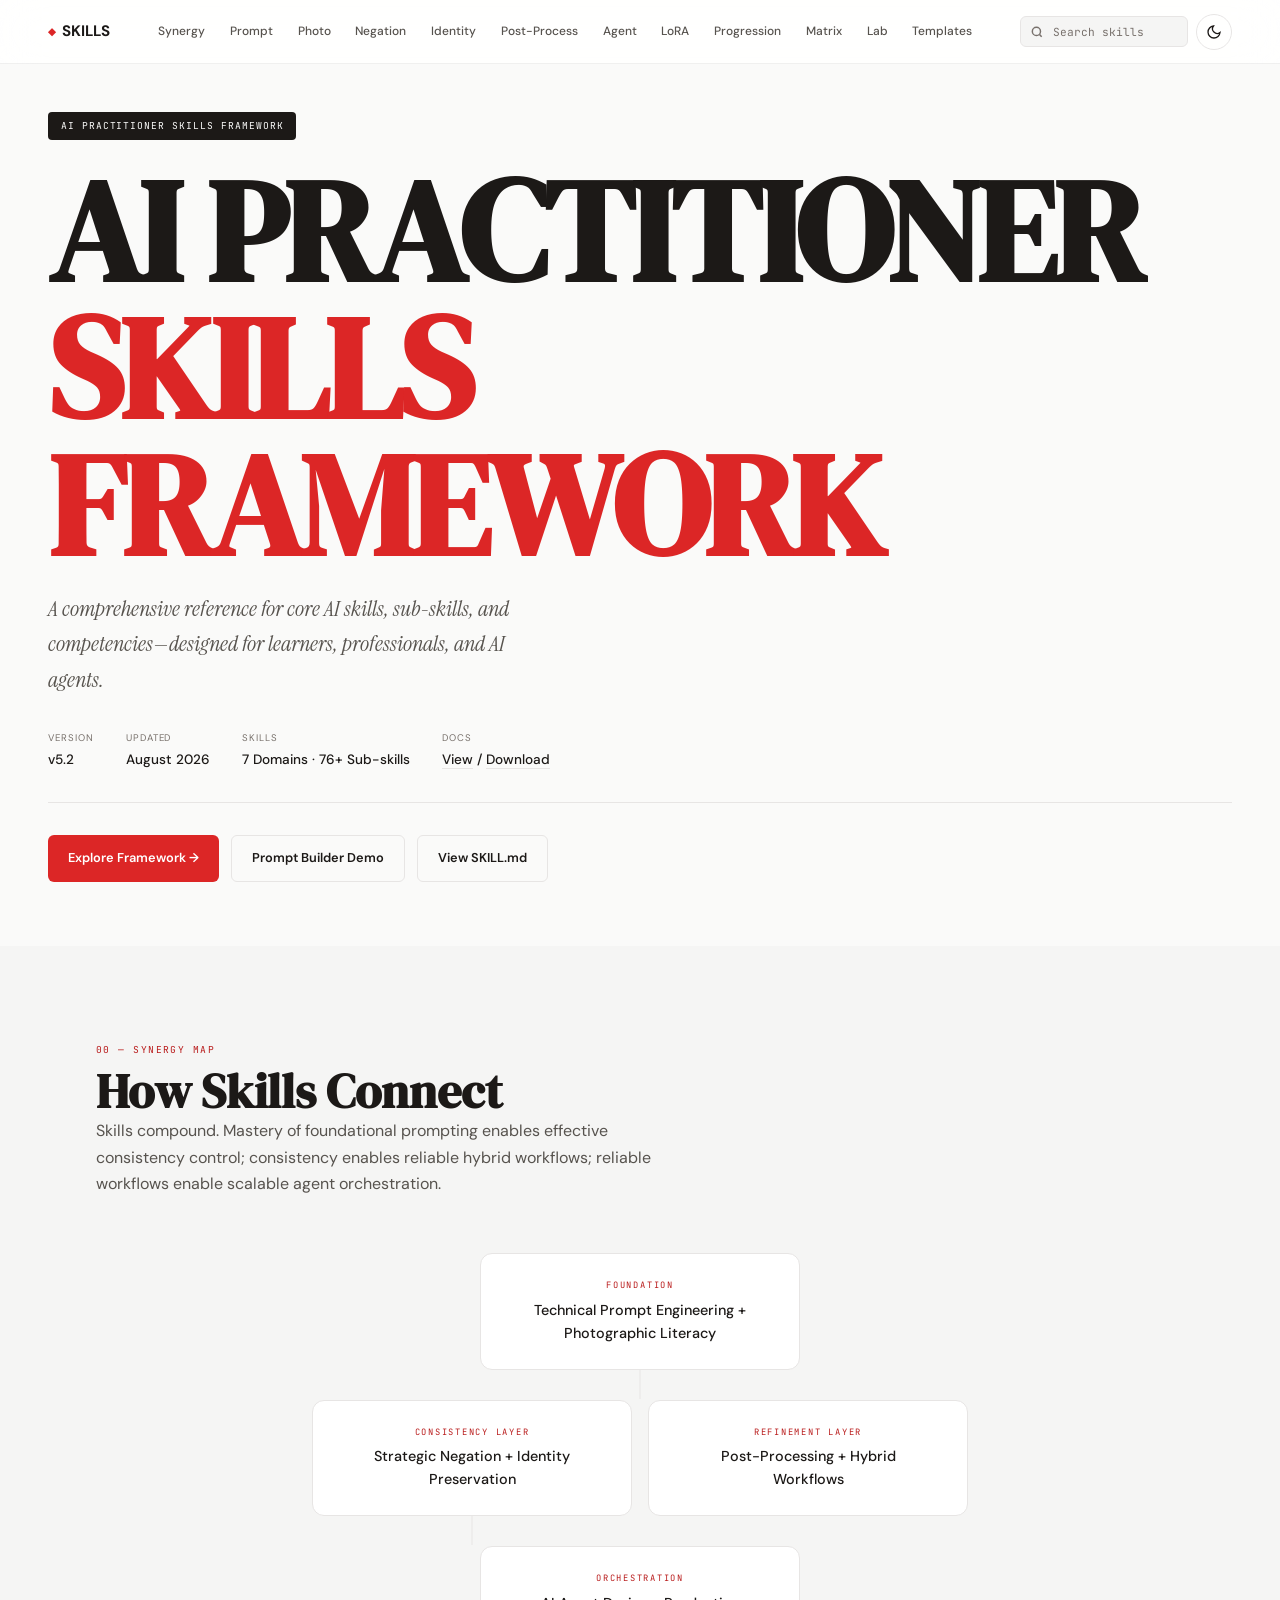
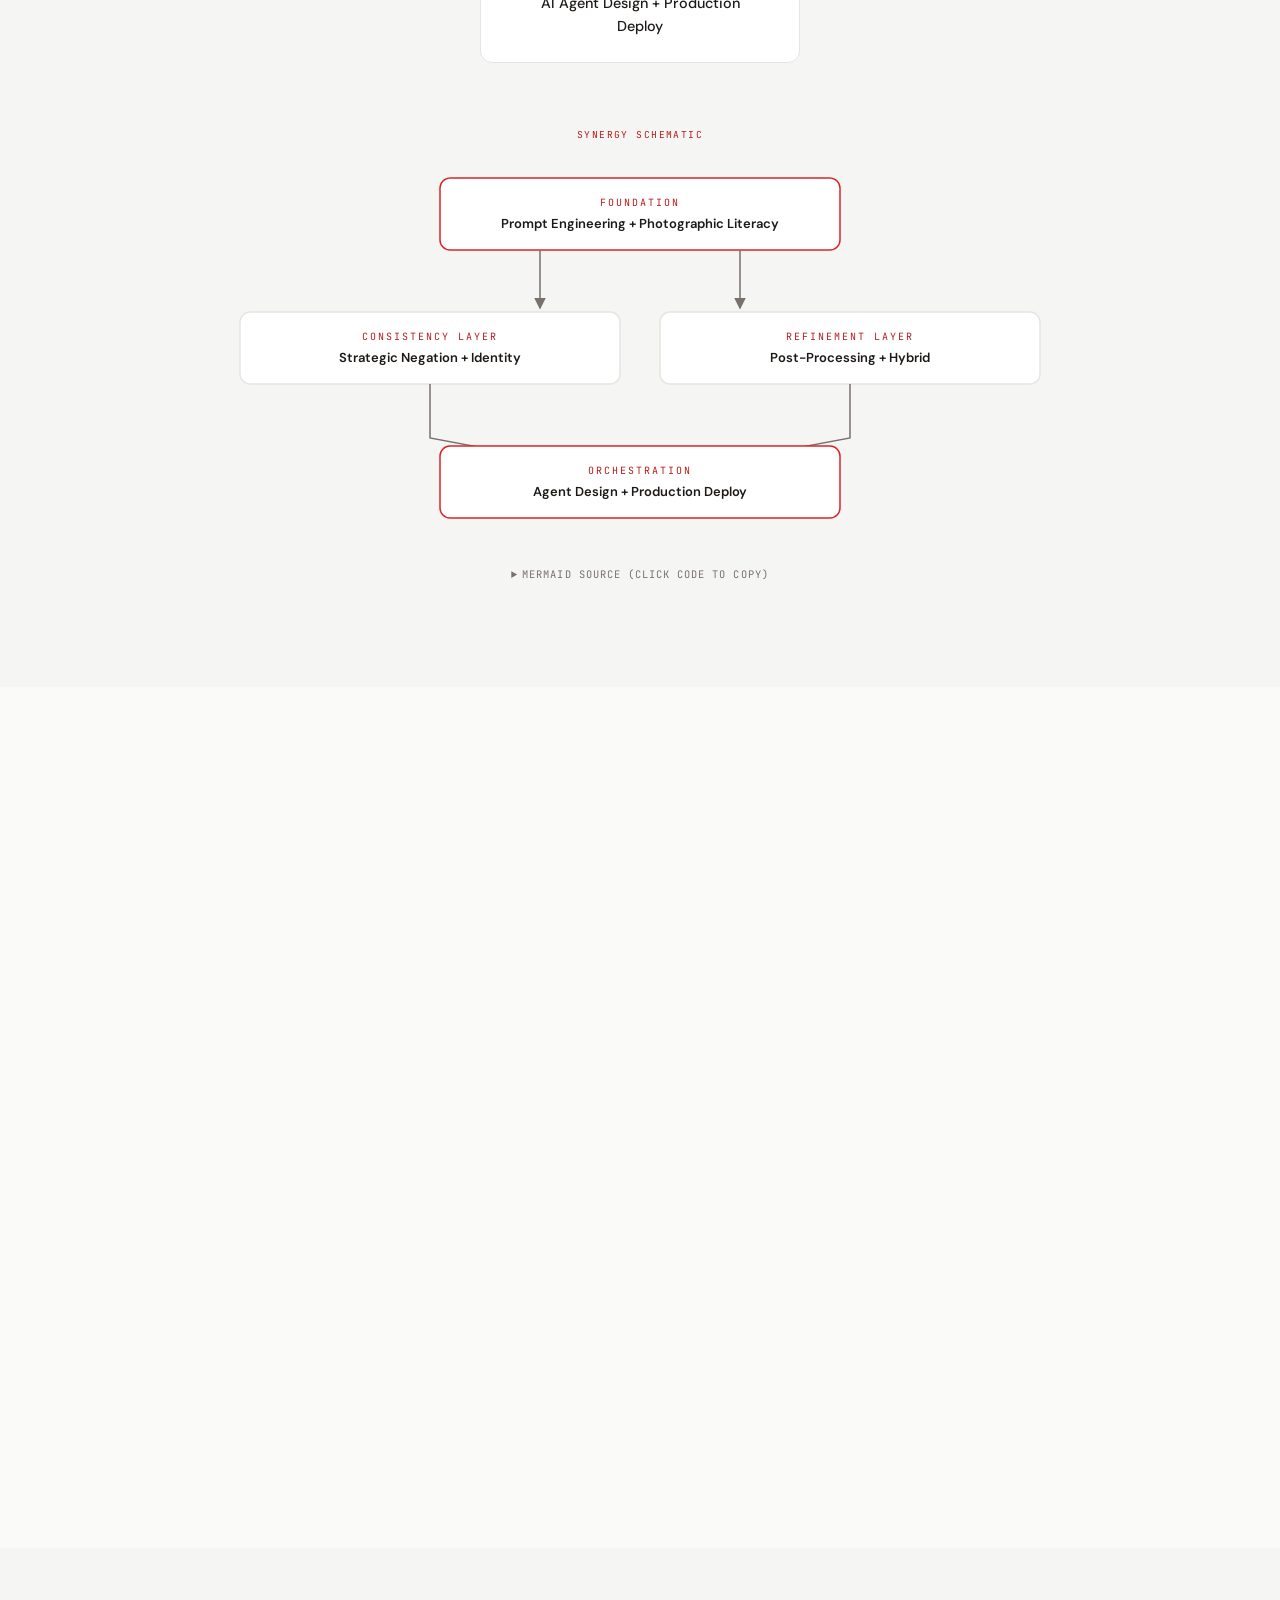
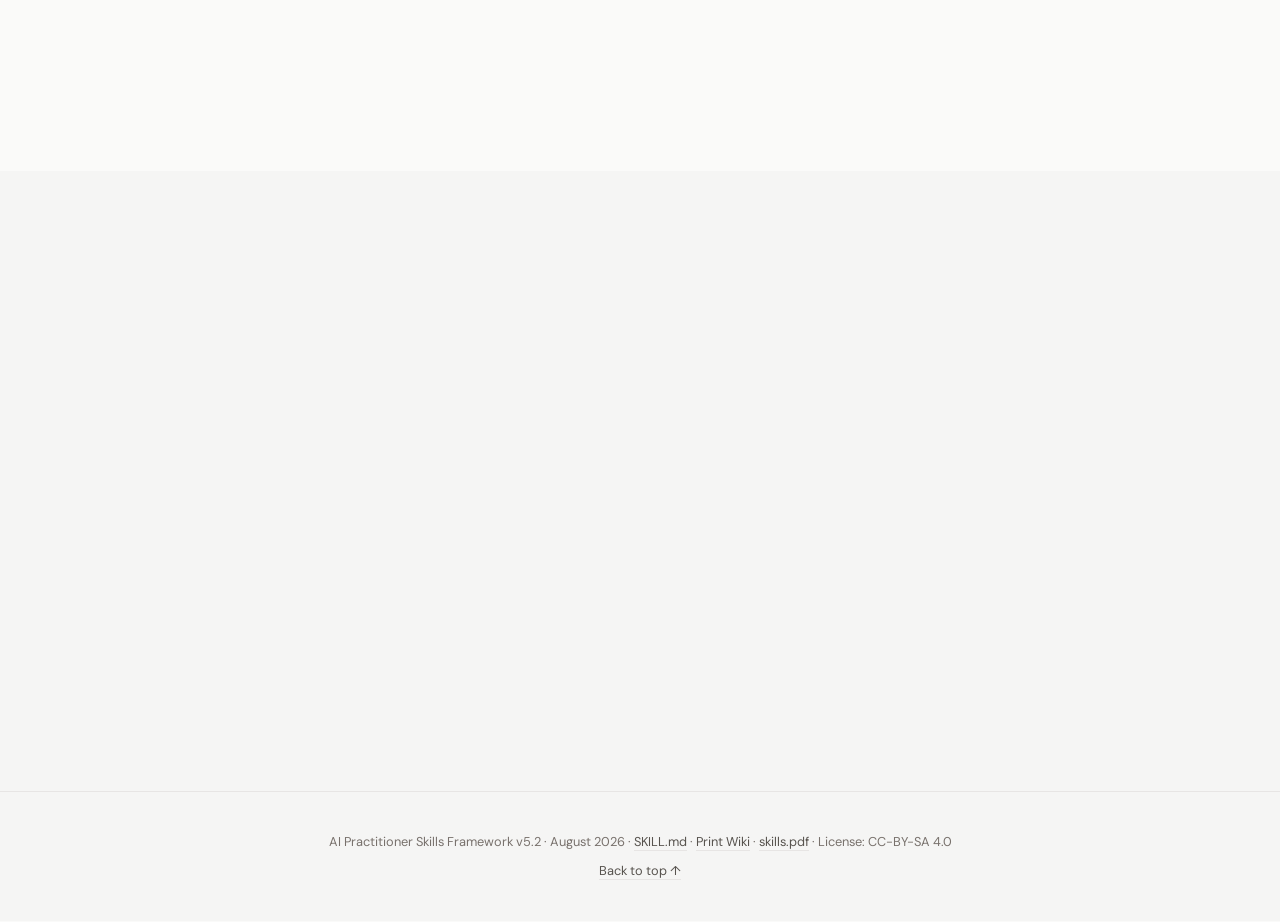
<file: index.html>
<!DOCTYPE html>
<html lang="en" class="no-js">
<head>
    <meta charset="UTF-8">
    <meta name="viewport" content="width=device-width, initial-scale=1.0">

    <!-- SEO / social -->
    <title>AI Practitioner Skills Framework 2026</title>
    <meta name="description" content="Seven core domains, 76+ sub-skills, and copy-ready prompt templates for professional AI image and video generation: prompt engineering, photographic literacy, strategic negation, identity consistency, post-processing, agent orchestration, and LoRA ecosystem.">
    <meta name="robots" content="index, follow">

    <!-- Capability switch for the AI Critique drawer (see script.js).
         Empty = no server proxy, so the browser never requests a path this
         host cannot serve. Deployments that ship api/critique.py set
         content="api/critique" and the visitor's key stays server-side. -->
    <meta name="critique-proxy" content="">

    <link rel="canonical" href="https://marktantongco.github.io/aiskills-photog/">
    <meta property="og:type" content="website">
    <meta property="og:title" content="AI Practitioner Skills Framework 2026">
    <meta property="og:description" content="Seven core domains, 76+ sub-skills, and copy-ready prompt templates for professional AI image and video generation with LoRA integration.">
    <meta property="og:url" content="https://marktantongco.github.io/aiskills-photog/">
    <meta property="og:locale" content="en_US">
    <meta name="twitter:card" content="summary_large_image">
    <meta name="twitter:title" content="AI Practitioner Skills Framework 2026">
    <meta name="twitter:description" content="Seven core domains, 76+ sub-skills, and copy-ready prompt templates for professional AI image and video generation with LoRA integration.">

    <!-- GEO / Generative Engine Optimization -->
    <meta name="ai-content-declaration" content="human-authored">
    <meta name="robots" content="index, follow, max-snippet:-1, max-image-preview:large">

    <!-- JSON-LD Structured Data -->
    <script type="application/ld+json">
    {
        "@context": "https://schema.org",
        "@type": "TechArticle",
        "headline": "AI Practitioner Skills Framework 2026",
        "description": "Six core domains, 64 sub-skills, and copy-ready prompt templates for professional AI image and video generation.",
        "url": "https://marktantongco.github.io/aiskills-photog/",
        "datePublished": "2026-08-24",
        "dateModified": "2026-08-28",
        "author": {
            "@type": "Person",
            "name": "Mark Tantongco"
        },
        "publisher": {
            "@type": "Organization",
            "name": "AI Practitioner Skills Framework",
            "url": "https://marktantongco.github.io/aiskills-photog/"
        },
        "license": "https://creativecommons.org/licenses/by-sa/4.0/",
        "keywords": ["AI prompt engineering", "photographic literacy", "image generation", "video generation", "AI agent orchestration", "LoRA", "QLoRA", "parameter-efficient fine-tuning", "PEFT", "prompt templates", "Midjourney", "Stable Diffusion", "ComfyUI", "skill framework"],
        "articleSection": "AI Skills",
        "inLanguage": "en",
        "isPartOf": {
            "@type": "WebSite",
            "name": "AI Practitioner Skills Framework",
            "url": "https://marktantongco.github.io/aiskills-photog/"
        },
        "hasPart": [
            {"@type": "TechArticle", "headline": "Technical Prompt Engineering", "description": "Scaffold method, front-loading, photographic vocabulary, camera movement, advanced prompt syntax, semantic layering"},
            {"@type": "TechArticle", "headline": "Photographic Literacy", "description": "Lighting patterns, lens selection, aperture control, anamorphic mastery, cinematic grammar, executive portraiture"},
            {"@type": "TechArticle", "headline": "Strategic Negation & Skin Mastery", "description": "Negative prompting with weights, skin realism, anatomical correction, temporal consistency, drift correction"},
            {"@type": "TechArticle", "headline": "Identity Preservation & Consistency", "description": "Seed locking, reference tools, character weight, multi-reference consistency, visual-script alignment"},
            {"@type": "TechArticle", "headline": "Post-Processing & Hybrid Workflows", "description": "Iterative refinement, inpainting, external AI enhancement, cross-domain compositing, text overlay"},
            {"@type": "TechArticle", "headline": "AI Agent Orchestration", "description": "Agent architecture, router pattern, SLM optimization, role-based teams, sovereign AI infrastructure"},
            {"@type": "TechArticle", "headline": "LoRA Ecosystem & Parameter-Efficient Fine-Tuning", "description": "LoRA, QLoRA, DoRA, AdaLoRA, rsLoRA, LoRA+, VeRA, GLoRA, style libraries, training pipelines, S-LoRA serving"}
        ]
    }
    </script>

    <meta name="theme-color" content="#fafaf9">
    <link rel="icon" href="data:image/svg+xml,%3Csvg%20xmlns='http://www.w3.org/2000/svg'%20viewBox='0%200%20100%20100'%3E%3Crect%20width='100'%20height='100'%20rx='22'%20fill='%23dc2626'/%3E%3Cpath%20d='M50%2016%2084%2050%2050%2084%2016%2050Z'%20fill='%23fff'/%3E%3C/svg%3E">

    <!-- Apply saved/system theme before first paint (no dark-mode flash) -->
    <script>
        (function () {
            try {
                document.documentElement.classList.remove('no-js');
                var t = localStorage.getItem('theme');
                if (!t) t = window.matchMedia && window.matchMedia('(prefers-color-scheme: dark)').matches ? 'dark' : 'light';
                if (t === 'dark') document.documentElement.setAttribute('data-theme', 'dark');
                var m = document.querySelector('meta[name="theme-color"]');
                if (m) m.setAttribute('content', t === 'dark' ? '#0c0a09' : '#fafaf9');
            } catch (e) { /* noop */ }
        })();
    </script>

    <link rel="preconnect" href="https://fonts.googleapis.com">
    <link rel="preconnect" href="https://fonts.gstatic.com" crossorigin>
    <link href="https://fonts.googleapis.com/css2?family=DM+Sans:opsz,wght@9..40,400;9..40,500;9..40,600;9..40,700&family=DM+Serif+Display&family=JetBrains+Mono:wght@400;500&family=Instrument+Serif:ital@0;1&display=swap" rel="stylesheet">
    <link rel="stylesheet" href="styles.css">
    <script src="script.js" defer></script>
</head>
<body>
    <a class="skip-link" href="#main">Skip to content</a>

    <!-- Reading progress -->
    <div class="progress" aria-hidden="true"><span id="progressBar"></span></div>

    <!-- Navigation -->
    <nav class="nav" aria-label="Primary">
        <a href="#top" class="nav-brand">SKILLS</a>
        <div class="nav-links">
            <a href="#synergy" class="nav-link" data-section="synergy">Synergy</a>
            <a href="#prompt" class="nav-link" data-section="prompt">Prompt</a>
            <a href="#photo" class="nav-link" data-section="photo">Photo</a>
            <a href="#negation" class="nav-link" data-section="negation">Negation</a>
            <a href="#identity" class="nav-link" data-section="identity">Identity</a>
            <a href="#postprocess" class="nav-link" data-section="postprocess">Post-Process</a>
            <a href="#agent" class="nav-link" data-section="agent">Agent</a>
            <a href="#lora" class="nav-link" data-section="lora">LoRA</a>
            <a href="#progression" class="nav-link" data-section="progression">Progression</a>
            <a href="#matrix" class="nav-link" data-section="matrix">Matrix</a>
            <a href="#demo" class="nav-link" data-section="demo">Lab</a>
            <a href="#templates" class="nav-link" data-section="templates">Templates</a>
        </div>
        <div class="nav-actions">
            <div class="search-box nav-search">
                <svg class="search-icon" viewBox="0 0 24 24" fill="none" stroke="currentColor" stroke-width="2.5" aria-hidden="true"><circle cx="11" cy="11" r="7"/><path d="m20 20-3.5-3.5"/></svg>
                <input class="search-input" id="navSearch" type="search" placeholder="Search skills ( / )" aria-label="Search skills" autocomplete="off" spellcheck="false">
                <button class="search-clear" type="button" aria-label="Clear search">×</button>
            </div>
            <button class="hamburger" id="hamburger" type="button" aria-expanded="false" aria-controls="mobileMenu" aria-label="Open menu">
                <span></span><span></span><span></span>
            </button>
            <button class="nav-toggle" id="themeToggle" type="button" aria-pressed="false" aria-label="Toggle dark mode" title="Toggle dark mode">
                <svg class="moon" viewBox="0 0 24 24" fill="none" stroke="currentColor" stroke-width="2" aria-hidden="true">
                    <path d="M21 12.79A9 9 0 1 1 11.21 3 7 7 0 0 0 21 12.79z"/>
                </svg>
                <svg class="sun" viewBox="0 0 24 24" fill="none" stroke="currentColor" stroke-width="2" aria-hidden="true">
                    <circle cx="12" cy="12" r="5"/><path d="M12 1v2M12 21v2M4.22 4.22l1.42 1.42M18.36 18.36l1.42 1.42M1 12h2M21 12h2M4.22 19.78l1.42-1.42M18.36 5.64l1.42-1.42"/>
                </svg>
            </button>
        </div>
    </nav>

    <!-- Mobile Menu -->
    <div class="mobile-menu" id="mobileMenu" aria-hidden="true">
        <div class="search-box mobile-search">
            <svg class="search-icon" viewBox="0 0 24 24" fill="none" stroke="currentColor" stroke-width="2.5" aria-hidden="true"><circle cx="11" cy="11" r="7"/><path d="m20 20-3.5-3.5"/></svg>
            <input class="search-input" id="mobileSearch" type="search" placeholder="Search skills…" aria-label="Search skills" autocomplete="off" spellcheck="false">
            <button class="search-clear" type="button" aria-label="Clear search">×</button>
        </div>
        <a href="#synergy" class="mobile-link" data-section="synergy">Synergy Map</a>
        <a href="#prompt" class="mobile-link" data-section="prompt">Prompt Engineering</a>
        <a href="#photo" class="mobile-link" data-section="photo">Photographic Literacy</a>
        <a href="#negation" class="mobile-link" data-section="negation">Strategic Negation</a>
        <a href="#identity" class="mobile-link" data-section="identity">Identity &amp; Consistency</a>
        <a href="#postprocess" class="mobile-link" data-section="postprocess">Post-Processing</a>
        <a href="#agent" class="mobile-link" data-section="agent">Agent Orchestration</a>
        <a href="#lora" class="mobile-link" data-section="lora">LoRA Ecosystem</a>
        <a href="#progression" class="mobile-link" data-section="progression">Competency Progression</a>
        <a href="#matrix" class="mobile-link" data-section="matrix">Skill Matrix</a>
        <a href="#demo" class="mobile-link" data-section="demo">Photog Prompt Lab</a>
        <a href="#templates" class="mobile-link" data-section="templates">Quick-Start Templates</a>
    </div>

    <main id="main">
        <!-- Hero -->
        <section class="hero" id="top">
            <span class="hero-badge">AI Practitioner Skills Framework</span>
            <h1 class="text-display">
                AI PRACTITIONER<br>
                <span class="accent">SKILLS FRAMEWORK</span>
            </h1>
            <p class="hero-subtitle">
                A comprehensive reference for core AI skills, sub-skills, and competencies—designed for learners, professionals, and AI agents.
            </p>
            <div class="hero-meta">
                <div class="hero-meta-item">
                    <span class="hero-meta-label">Version</span>
                    <span class="hero-meta-value">v5.2</span>
                </div>
                <div class="hero-meta-item">
                    <span class="hero-meta-label">Updated</span>
                    <span class="hero-meta-value">August 2026</span>
                </div>
                <div class="hero-meta-item">
                    <span class="hero-meta-label">Skills</span>
                    <span class="hero-meta-value">7 Domains · 76+ Sub-skills</span>
                </div>
                <div class="hero-meta-item">
                    <span class="hero-meta-label">Docs</span>
                    <span class="hero-meta-value"><a href="SKILL.md" target="_blank" rel="noopener noreferrer">View</a> / <a href="SKILL.md" download>Download</a></span>
                </div>
            </div>
            <div class="hero-actions">
                <a href="#synergy" class="btn btn-primary">Explore Framework →</a>
                <a href="#demo" class="btn btn-secondary">Prompt Builder Demo</a>
                <a href="SKILL.md" target="_blank" rel="noopener noreferrer" class="btn btn-secondary">View SKILL.md</a>
            </div>
        </section>

        <!-- Synergy Map -->
        <section class="section section-alt" id="synergy">
            <div class="container">
                <header class="section-header reveal">
                    <p class="text-label section-label">00 — SYNERGY MAP</p>
                    <h2 class="text-h1">How Skills Connect</h2>
                    <p class="section-desc">
                        Skills compound. Mastery of foundational prompting enables effective consistency control; consistency enables reliable hybrid workflows; reliable workflows enable scalable agent orchestration.
                    </p>
                </header>
                <div class="synergy-flow">
                    <div class="synergy-node reveal">
                        <span class="synergy-label">FOUNDATION</span>
                        <span class="synergy-text">Technical Prompt Engineering + Photographic Literacy</span>
                    </div>
                    <div class="synergy-branches">
                        <div class="synergy-node reveal reveal-delay-1">
                            <span class="synergy-label">CONSISTENCY LAYER</span>
                            <span class="synergy-text">Strategic Negation + Identity Preservation</span>
                        </div>
                        <div class="synergy-node reveal reveal-delay-2">
                            <span class="synergy-label">REFINEMENT LAYER</span>
                            <span class="synergy-text">Post-Processing + Hybrid Workflows</span>
                        </div>
                    </div>
                    <div class="synergy-node reveal reveal-delay-3">
                        <span class="synergy-label">ORCHESTRATION</span>
                        <span class="synergy-text">AI Agent Design + Production Deploy</span>
                    </div>
                </div>

                <!-- Schematic (rendered SVG + copyable Mermaid source) -->
                <figure class="schematic reveal reveal-delay-4">
                    <figcaption class="text-label section-label">SYNERGY SCHEMATIC</figcaption>
                    <svg viewBox="0 0 860 380" role="img" aria-labelledby="synTitle synDesc">
                        <title id="synTitle">Skill synergy schematic</title>
                        <desc id="synDesc">Foundation (prompt engineering plus photographic literacy) feeds two parallel layers — consistency (negation plus identity) and refinement (post-processing plus hybrid) — which both feed orchestration (agent design plus production deploy).</desc>
                        <defs>
                            <marker id="synArrowHead" markerWidth="8" markerHeight="8" refX="7" refY="4" orient="auto">
                                <path d="M0,0 L8,4 L0,8 Z" fill="var(--text-muted)" />
                            </marker>
                        </defs>
                        <!-- Foundation -->
                        <rect class="syn-box syn-box-foundation" x="230" y="20" width="400" height="72" rx="10" />
                        <text class="syn-box-label" x="430" y="48">FOUNDATION</text>
                        <text class="syn-box-text" x="430" y="70">Prompt Engineering + Photographic Literacy</text>
                        <!-- Arrows down -->
                        <path class="syn-arrow" d="M330,92 L330,150" />
                        <path class="syn-arrow" d="M530,92 L530,150" />
                        <!-- Consistency -->
                        <rect class="syn-box" x="30" y="154" width="380" height="72" rx="10" />
                        <text class="syn-box-label" x="220" y="182">CONSISTENCY LAYER</text>
                        <text class="syn-box-text" x="220" y="204">Strategic Negation + Identity</text>
                        <!-- Refinement -->
                        <rect class="syn-box" x="450" y="154" width="380" height="72" rx="10" />
                        <text class="syn-box-label" x="640" y="182">REFINEMENT LAYER</text>
                        <text class="syn-box-text" x="640" y="204">Post-Processing + Hybrid</text>
                        <!-- Arrows to orchestration -->
                        <path class="syn-arrow" d="M220,226 L220,280 L380,310" />
                        <path class="syn-arrow" d="M640,226 L640,280 L480,310" />
                        <!-- Orchestration -->
                        <rect class="syn-box syn-box-foundation" x="230" y="288" width="400" height="72" rx="10" />
                        <text class="syn-box-label" x="430" y="316">ORCHESTRATION</text>
                        <text class="syn-box-text" x="430" y="338">Agent Design + Production Deploy</text>
                    </svg>
                    <details class="mermaid-src">
                        <summary>Mermaid source (click code to copy)</summary>
                        <pre data-copy="flowchart TD
    F[FOUNDATION — Prompt Engineering + Photographic Literacy]
    C[CONSISTENCY — Strategic Negation + Identity Preservation]
    R[REFINEMENT — Post-Processing + Hybrid Workflows]
    O[ORCHESTRATION — Agent Design + Production Deploy]
    F --&gt; C
    F --&gt; R
    C --&gt; O
    R --&gt; O">flowchart TD
    F["FOUNDATION — Prompt Engineering + Photographic Literacy"]
    C["CONSISTENCY — Strategic Negation + Identity Preservation"]
    R["REFINEMENT — Post-Processing + Hybrid Workflows"]
    O["ORCHESTRATION — Agent Design + Production Deploy"]
    F --> C
    F --> R
    C --> O
    R --> O</pre>
                    </details>
                </figure>
            </div>
        </section>

        <!-- Prompt Engineering -->
        <section class="section" id="prompt">
            <div class="container">
                <header class="section-header reveal">
                    <p class="text-label section-label">01 — PROMPT ENGINEERING</p>
                    <h2 class="text-h1">Technical Prompt Engineering</h2>
                    <p class="section-desc">Constructing prompts as structured blueprints, not keyword lists. The input layer for all AI generation.</p>
                </header>
                <div class="cards">
                    <article class="card reveal">
                        <h3 class="card-title">Scaffold Method</h3>
                        <p class="card-desc">Structured prompt order: Subject + Action + Lighting + Lens + Style + Quality</p>
                        <span class="card-code" data-copy="A woman walking in rain + cinematic lighting + 85mm f/1.8 + photorealistic + 4K">A woman walking in rain + cinematic lighting + 85mm f/1.8 + photorealistic + 4K</span>
                    </article>
                    <article class="card reveal reveal-delay-1">
                        <h3 class="card-title">Information Priority</h3>
                        <p class="card-desc">Front-load critical elements. AI weights early tokens more heavily</p>
                        <span class="card-code" data-copy="Oil painting of a castle">"Oil painting of a castle..." vs "A castle, oil painting..."</span>
                    </article>
                    <article class="card reveal reveal-delay-2">
                        <h3 class="card-title">Photographic Vocabulary</h3>
                        <p class="card-desc">Use precise technical terms over vague buzzwords</p>
                        <span class="card-code" data-copy="85mm lens, f/2.8, shallow depth of field">85mm lens, f/2.8, shallow depth of field</span>
                    </article>
                    <article class="card reveal reveal-delay-3">
                        <h3 class="card-title">Camera Movement</h3>
                        <p class="card-desc">Specify complex cinematography in text prompts</p>
                        <span class="card-code" data-copy="pull from close-up to wide, dolly zoom">pull from close-up to wide, dolly zoom</span>
                    </article>
                    <article class="card reveal reveal-delay-4">
                        <h3 class="card-title">Agent Patterns</h3>
                        <p class="card-desc">Design prompts for multi-step agent workflows</p>
                        <span class="card-code" data-copy="Zero-shot, few-shot, chain-of-thought">Zero-shot, few-shot, chain-of-thought</span>
                    </article>
                    <article class="card reveal">
                        <h3 class="card-title">Long-Horizon Video</h3>
                        <p class="card-desc">Maintain narrative coherence across sequences</p>
                        <span class="card-code" data-copy="Scene 1: Close-up, golden hour. Transition: Cross-dissolve...">Scene 1: Close-up, golden hour. Transition: Cross-dissolve...</span>
                    </article>
                </div>
            </div>
        </section>

        <!-- Photographic Literacy -->
        <section class="section section-alt" id="photo">
            <div class="container">
                <header class="section-header reveal">
                    <p class="text-label section-label">02 — PHOTOGRAPHIC LITERACY</p>
                    <h2 class="text-h1">Photographic Literacy</h2>
                    <p class="section-desc">Reconstructing real-world physics to achieve believable, professional-grade results.</p>
                </header>
                <div class="cards">
                    <article class="card reveal">
                        <h3 class="card-title">Lighting Patterns</h3>
                        <p class="card-desc">Apply classic studio lighting setups</p>
                        <span class="card-code" data-copy="Rembrandt lighting: key light 45 degrees high, fill 1/4 power">Rembrandt: key light 45° high, fill 1/4 power</span>
                    </article>
                    <article class="card reveal reveal-delay-1">
                        <h3 class="card-title">Lens Selection</h3>
                        <p class="card-desc">Choose focal length for desired perspective</p>
                        <span class="card-code" data-copy="85mm portrait lens, 135mm, 35mm standard, 24mm wide">85-135mm portrait, 35-50mm standard</span>
                    </article>
                    <article class="card reveal reveal-delay-2">
                        <h3 class="card-title">Aperture Control</h3>
                        <p class="card-desc">Use f-stop to control depth of field</p>
                        <span class="card-code" data-copy="f/1.4 to f/5.6 shallow, f/8 to f/32 deep">f/1.4-f/5.6 shallow; f/8-f/32 deep</span>
                    </article>
                    <article class="card reveal reveal-delay-3">
                        <h3 class="card-title">Native Resolution</h3>
                        <p class="card-desc">Select output resolution based on use case</p>
                        <span class="card-code" data-copy="4K native resolution for skin pores">4K native for pores; avoid upscaling</span>
                    </article>
                    <article class="card reveal reveal-delay-4">
                        <h3 class="card-title">Vertical Format</h3>
                        <p class="card-desc">Compose for 9:16 short-form platforms</p>
                        <span class="card-code" data-copy="Center subject with negative space above for TikTok">Center subject, negative space above</span>
                    </article>
                    <article class="card reveal">
                        <h3 class="card-title">Advanced Rendering</h3>
                        <p class="card-desc">Physics-based cues for realistic materials</p>
                        <span class="card-code" data-copy="subsurface scattering on skin, ambient occlusion">subsurface scattering, ambient occlusion</span>
                    </article>
                </div>
            </div>
        </section>

        <!-- Strategic Negation -->
        <section class="section" id="negation">
            <div class="container">
                <header class="section-header reveal">
                    <p class="text-label section-label">03 — STRATEGIC NEGATION</p>
                    <h2 class="text-h1">Strategic Negation &amp; Skin</h2>
                    <p class="section-desc">Telling the AI what NOT to include to overcome unnatural perfection.</p>
                </header>
                <div class="cards">
                    <article class="card reveal">
                        <h3 class="card-title">Negative w/ Weights</h3>
                        <p class="card-desc">Exclude unwanted elements using weighted syntax</p>
                        <span class="card-code" data-copy="(plastic skin:1.4), (cartoon:1.3), (extra fingers:1.4)">(plastic skin:1.4), (cartoon:1.3), (extra fingers:1.4)</span>
                    </article>
                    <article class="card reveal reveal-delay-1">
                        <h3 class="card-title">Skin Realism</h3>
                        <p class="card-desc">Prompt natural textures while negating artifacts</p>
                        <span class="card-code" data-copy="visible pores | negate: airbrushed, doll-like, waxy">Prompt: pores | Negate: airbrushed, waxy</span>
                    </article>
                    <article class="card reveal reveal-delay-2">
                        <h3 class="card-title">Anatomical Correction</h3>
                        <p class="card-desc">Proactively target common AI errors</p>
                        <span class="card-code" data-copy="(fused fingers:1.4), (double iris:1.4)">(fused fingers, double iris:1.4)</span>
                    </article>
                    <article class="card reveal reveal-delay-3">
                        <h3 class="card-title">Temporal Consistency</h3>
                        <p class="card-desc">Prevent feature drift across video frames</p>
                        <span class="card-code" data-copy="--cref character.jpg --cw 80 with error recycling">--cref + error recycling</span>
                    </article>
                    <article class="card reveal reveal-delay-4">
                        <h3 class="card-title">Drift Correction</h3>
                        <p class="card-desc">Feed artifacts back for stability</p>
                        <span class="card-code" data-copy="Generate, identify drift, retrain, regenerate">Generate → identify → retrain → regenerate</span>
                    </article>
                </div>
            </div>
        </section>

        <!-- Identity -->
        <section class="section section-alt" id="identity">
            <div class="container">
                <header class="section-header reveal">
                    <p class="text-label section-label">04 — IDENTITY</p>
                    <h2 class="text-h1">Identity &amp; Consistency</h2>
                    <p class="section-desc">Maintaining specific characters, styles, and narratives across generations.</p>
                </header>
                <div class="cards">
                    <article class="card reveal">
                        <h3 class="card-title">Seed Locking</h3>
                        <p class="card-desc">Fix noise pattern for controlled variations</p>
                        <span class="card-code" data-copy="--seed 12345">--seed 12345</span>
                    </article>
                    <article class="card reveal reveal-delay-1">
                        <h3 class="card-title">Reference Tools</h3>
                        <p class="card-desc">Platform-specific reference systems</p>
                        <span class="card-code" data-copy="--cref char.jpg --sref style.jpg --cw 80">--cref char.jpg --sref style.jpg --cw 80</span>
                    </article>
                    <article class="card reveal reveal-delay-2">
                        <h3 class="card-title">Character Weight</h3>
                        <p class="card-desc">Fine-tune reference influence scope</p>
                        <span class="card-code" data-copy="--cw 0 for face only, --cw 100 for full">--cw 0 (face) to 100 (full)</span>
                    </article>
                    <article class="card reveal reveal-delay-3">
                        <h3 class="card-title">Multi-Reference</h3>
                        <p class="card-desc">Combine multiple references</p>
                        <span class="card-code" data-copy="char1.jpg + char2.jpg + background.jpg + prop.jpg">char1 + char2 + background + prop</span>
                    </article>
                    <article class="card reveal reveal-delay-4">
                        <h3 class="card-title">Visual-Script Alignment</h3>
                        <p class="card-desc">Score frames vs storyboard</p>
                        <span class="card-code" data-copy="Flag deviations over 15 percent for review">Flag &gt;15% deviation</span>
                    </article>
                    <article class="card reveal">
                        <h3 class="card-title">Agent-Based</h3>
                        <p class="card-desc">Specialized agents for coherence</p>
                        <span class="card-code" data-copy="DirectorAgent coordinates Veo + Midjourney">DirectorAgent coordinates tools</span>
                    </article>
                </div>
            </div>
        </section>

        <!-- Post-Processing -->
        <section class="section" id="postprocess">
            <div class="container">
                <header class="section-header reveal">
                    <p class="text-label section-label">05 — POST-PROCESSING</p>
                    <h2 class="text-h1">Post-Processing &amp; Hybrid</h2>
                    <p class="section-desc">AI generation as the start, not the end. Multi-tool creative process.</p>
                </header>
                <div class="cards">
                    <article class="card reveal">
                        <h3 class="card-title">Iterative Refinement</h3>
                        <p class="card-desc">Small incremental changes preserving composition</p>
                        <span class="card-code" data-copy="--seed 12345, weather rainy to snowy">--seed 12345, weather: rainy → snowy</span>
                    </article>
                    <article class="card reveal reveal-delay-1">
                        <h3 class="card-title">Inpainting/Outpainting</h3>
                        <p class="card-desc">Surgical edits or expand canvas</p>
                        <span class="card-code" data-copy="Fix malformed hands via targeted inpainting">Fix hands via inpainting</span>
                    </article>
                    <article class="card reveal reveal-delay-2">
                        <h3 class="card-title">External AI Enhancement</h3>
                        <p class="card-desc">Specialized tools for final polish</p>
                        <span class="card-code" data-copy="Topaz Photo AI, Lightroom, Runway">Topaz, Lightroom, Runway</span>
                    </article>
                    <article class="card reveal reveal-delay-3">
                        <h3 class="card-title">Unified Generation</h3>
                        <p class="card-desc">Generate, edit, refine in same context</p>
                        <span class="card-code" data-copy="Qwen Image 2.0, Gemini 2.5 Flash">Qwen Image 2.0, Gemini 2.5</span>
                    </article>
                    <article class="card reveal reveal-delay-4">
                        <h3 class="card-title">Cross-Domain</h3>
                        <p class="card-desc">Blend elements from different sources</p>
                        <span class="card-code" data-copy="Illustrated character into photoreal background">Illustrated into photoreal</span>
                    </article>
                    <article class="card reveal">
                        <h3 class="card-title">Text Overlay</h3>
                        <p class="card-desc">Add typography during generation</p>
                        <span class="card-code" data-copy="text: LAUNCH 2026 in bold serif">text: "LAUNCH 2026" bold serif</span>
                    </article>
                </div>
            </div>
        </section>

        <!-- Agent Orchestration -->
        <section class="section section-alt" id="agent">
            <div class="container">
                <header class="section-header reveal">
                    <p class="text-label section-label">06 — AGENT ORCHESTRATION</p>
                    <h2 class="text-h1">AI Agent Orchestration</h2>
                    <p class="section-desc">Designing multi-step autonomous workflows where AI agents collaborate.</p>
                </header>
                <div class="cards-4">
                    <article class="card reveal">
                        <h3 class="card-title">Agent Architecture</h3>
                        <p class="card-desc">LLMs call tools, plan steps, maintain memory</p>
                        <span class="card-code" data-copy="Agent = LLM + tools + memory + plan -> act -> reflect loop">llm + tools + memory + plan/act/reflect</span>
                    </article>
                    <article class="card reveal reveal-delay-1">
                        <h3 class="card-title">Router Pattern</h3>
                        <p class="card-desc">Semantic routing to specialized agents</p>
                        <span class="card-code" data-copy="route(intent) -> {prompt_agent, photo_agent, video_agent}">route(intent) → specialist agent</span>
                    </article>
                    <article class="card reveal reveal-delay-2">
                        <h3 class="card-title">SLM Optimization</h3>
                        <p class="card-desc">Deploy 1B-10B models for cost-effective tasks</p>
                        <span class="card-code" data-copy="simple tasks -> SLM (1B-10B), complex tasks -> frontier LLM">simple → SLM · complex → LLM</span>
                    </article>
                    <article class="card reveal reveal-delay-3">
                        <h3 class="card-title">Role-Based Teams</h3>
                        <p class="card-desc">Planner, Researcher, Writer, Reviewer</p>
                        <span class="card-code" data-copy="Planner -> Researcher -> Writer -> Reviewer">Planner → Researcher → Writer → Reviewer</span>
                    </article>
                    <article class="card reveal reveal-delay-4">
                        <h3 class="card-title">Cross-Agent Comm</h3>
                        <p class="card-desc">Protocols for coordination</p>
                        <span class="card-code" data-copy="agent.send(task, context, constraints) via A2A protocol">agent.send(task, context, constraints)</span>
                    </article>
                    <article class="card reveal">
                        <h3 class="card-title">Private Skill</h3>
                        <p class="card-desc">Encode as SKILL.md packages</p>
                        <span class="card-code" data-copy="SKILL.md = name + purpose + workflow + validation + connections">SKILL.md = purpose + workflow + validation</span>
                    </article>
                    <article class="card reveal reveal-delay-1">
                        <h3 class="card-title">Auditable</h3>
                        <p class="card-desc">Track every agent action</p>
                        <span class="card-code" data-copy="log(agent, action, input, output, timestamp) for every step">log(agent, action, input, output, ts)</span>
                    </article>
                    <article class="card reveal reveal-delay-2">
                        <h3 class="card-title">Sovereign Infra</h3>
                        <p class="card-desc">Private deployment with data control</p>
                        <span class="card-code" data-copy="self-hosted vLLM — data never leaves your VPC">self-hosted vLLM, data stays in VPC</span>
                    </article>
                </div>
            </div>
        </section>

        <!-- LoRA Ecosystem -->
        <section class="section" id="lora">
            <div class="container">
                <header class="section-header reveal">
                    <p class="text-label section-label">07 — LORA ECOSYSTEM</p>
                    <h2 class="text-h1">LoRA &amp; PEFT</h2>
                    <p class="section-desc">Parameter-Efficient Fine-Tuning — the bridge between prompt engineering and full model ownership. Customize foundation models for specific styles, subjects, and workflows.</p>
                </header>
                <div class="cards-4">
                    <article class="card reveal">
                        <h3 class="card-title">LoRA Fundamentals</h3>
                        <p class="card-desc">Low-rank decomposition: W = W₀ + BA</p>
                        <span class="card-code" data-copy="r=16, lora_alpha=32, target=attention layers">r=16, alpha=32, target=attention</span>
                    </article>
                    <article class="card reveal reveal-delay-1">
                        <h3 class="card-title">QLoRA</h3>
                        <p class="card-desc">4-bit NF4 quantization + LoRA on consumer GPUs</p>
                        <span class="card-code" data-copy="Fine-tune 7B on single 12GB GPU">7B on 12GB GPU via 4-bit</span>
                    </article>
                    <article class="card reveal reveal-delay-2">
                        <h3 class="card-title">DoRA</h3>
                        <p class="card-desc">Magnitude + direction decomposition for fidelity</p>
                        <span class="card-code" data-copy="Decompose into magnitude and direction">magnitude × direction = high fidelity</span>
                    </article>
                    <article class="card reveal reveal-delay-3">
                        <h3 class="card-title">AdaLoRA</h3>
                        <p class="card-desc">Adaptive rank allocation per layer by importance</p>
                        <span class="card-code" data-copy="Auto-allocate rank budgets via SVD importance">auto-rank via SVD scoring</span>
                    </article>
                    <article class="card reveal reveal-delay-4">
                        <h3 class="card-title">rsLoRA</h3>
                        <p class="card-desc">Rank-stabilized training at high ranks</p>
                        <span class="card-code" data-copy="Rescale gradients by 1/sqrt(r)">1/√r gradient scaling</span>
                    </article>
                    <article class="card reveal">
                        <h3 class="card-title">LoRA+ / VeRA</h3>
                        <p class="card-desc">Differential LR or shared random matrices</p>
                        <span class="card-code" data-copy="lr_A=1e-4, lr_B=1e-3 or 0.01% params">diff LR or shared bases</span>
                    </article>
                    <article class="card reveal reveal-delay-1">
                        <h3 class="card-title">Style Libraries</h3>
                        <p class="card-desc">Curate and blend multiple LoRA adapters</p>
                        <span class="card-code" data-copy="style_noir@0.6 + lighting_rembrandt@0.4">noir@0.6 + rembrandt@0.4</span>
                    </article>
                    <article class="card reveal reveal-delay-2">
                        <h3 class="card-title">S-LoRA Serving</h3>
                        <p class="card-desc">Thousands of adapters on one GPU</p>
                        <span class="card-code" data-copy="Unified paging + tensor parallelism for 1000s of LoRAs">50+ LoRAs dynamic load</span>
                    </article>
                </div>
            </div>
        </section>

        <!-- Progression -->
        <section class="section section-alt" id="progression">
            <div class="container">
                <header class="section-header reveal">
                    <p class="text-label section-label">07 — COMPETENCY</p>
                    <h2 class="text-h1">Competency Progression</h2>
                </header>
                <div class="levels">
                    <div class="level-card reveal">
                        <span class="level-num" aria-hidden="true">01</span>
                        <span class="level-label">BEGINNER</span>
                        <h3 class="level-title">Foundation</h3>
                        <p class="level-desc">Natural language prompts, basic navigation, simple image generation</p>
                        <span class="level-tools">DALL·E 3, Gemini, ChatGPT</span>
                    </div>
                    <div class="level-card reveal reveal-delay-1">
                        <span class="level-num" aria-hidden="true">02</span>
                        <span class="level-label">INTERMEDIATE</span>
                        <h3 class="level-title">Technical</h3>
                        <p class="level-desc">Vocabulary, lighting/lens control, negation, consistency</p>
                        <span class="level-tools">Midjourney, SDXL, Leonardo</span>
                    </div>
                    <div class="level-card reveal reveal-delay-2">
                        <span class="level-num" aria-hidden="true">03</span>
                        <span class="level-label">ADVANCED</span>
                        <h3 class="level-title">Production</h3>
                        <p class="level-desc">Seed/reference control, inpainting, multi-tool, video</p>
                        <span class="level-tools">ComfyUI, ControlNet, Topaz</span>
                    </div>
                    <div class="level-card reveal reveal-delay-3">
                        <span class="level-num" aria-hidden="true">04</span>
                        <span class="level-label">EXPERT</span>
                        <h3 class="level-title">Architecture</h3>
                        <p class="level-desc">Agent design, deployment, skills packaging</p>
                        <span class="level-tools">LangChain, AutoGen, vLLM</span>
                    </div>
                </div>
            </div>
        </section>

        <!-- Skill Matrix -->
        <section class="section section-alt" id="matrix">
            <div class="container">
                <header class="section-header reveal">
                    <p class="text-label section-label">08 — MATRIX</p>
                    <h2 class="text-h1">Skill × Level Matrix</h2>
                    <p class="section-desc">Where to focus next: expected competence per domain at each level. <strong class="best">Bold</strong> marks the target depth for that level.</p>
                </header>
                <div class="matrix-wrap reveal">
                    <table class="matrix">
                        <thead>
                            <tr>
                                <th scope="col">Domain</th>
                                <th scope="col">Beginner</th>
                                <th scope="col">Intermediate</th>
                                <th scope="col">Advanced</th>
                                <th scope="col">Expert</th>
                            </tr>
                        </thead>
                        <tbody>
                            <tr class="matrix-row">
                                <th scope="row" class="domain">01 · Prompt Engineering</th>
                                <td>✅ Natural language prompts</td>
                                <td><strong class="best">✅ Scaffold + vocabulary</strong></td>
                                <td>✅ Weighted syntax, semantic layering</td>
                                <td>⚠️ Agent prompting patterns</td>
                            </tr>
                            <tr class="matrix-row">
                                <th scope="row" class="domain">02 · Photographic Literacy</th>
                                <td>⚠️ Style keywords only</td>
                                <td>✅ Lighting + lens basics</td>
                                <td><strong class="best">✅ Optical physics, anamorphic</strong></td>
                                <td>⚠️ Signature aesthetics</td>
                            </tr>
                            <tr class="matrix-row">
                                <th scope="row" class="domain">03 · Strategic Negation</th>
                                <td>❌ Not yet</td>
                                <td><strong class="best">✅ Basic negative prompts</strong></td>
                                <td>✅ Weighted anatomy + skin realism</td>
                                <td>⚠️ Drift correction loops</td>
                            </tr>
                            <tr class="matrix-row">
                                <th scope="row" class="domain">04 · Identity &amp; Consistency</th>
                                <td>❌ Not yet</td>
                                <td>✅ Seed locking</td>
                                <td><strong class="best">✅ cref/sref + multi-reference</strong></td>
                                <td>⚠️ Cross-tool character sheets</td>
                            </tr>
                            <tr class="matrix-row">
                                <th scope="row" class="domain">05 · Post-Processing</th>
                                <td>✅ One-tool edits</td>
                                <td>✅ Inpaint/outpaint</td>
                                <td><strong class="best">✅ Hybrid multi-tool pipelines</strong></td>
                                <td>⚠️ Automated QC gates</td>
                            </tr>
                            <tr class="matrix-row">
                                <th scope="row" class="domain">06 · Agent Orchestration</th>
                                <td>❌ Not yet</td>
                                <td>✅ Single-agent workflows</td>
                                <td>✅ Role-based teams</td>
                                <td><strong class="best">✅ Router + auditable deploy</strong></td>
                            </tr>
                        </tbody>
                    </table>
                </div>
                <p class="matrix-note reveal">✅ expected · ⚠️ stretch goal · ❌ not applicable — search this table with the page search box.</p>
            </div>
        </section>

        <!-- Prompt Builder Demo -->
        <section class="section" id="demo">
            <div class="container">
                <header class="section-header reveal">
                    <p class="text-label section-label">09 — PHOTOG PROMPT LAB</p>
                    <h2 class="text-h1">Photog Prompt Lab</h2>
                    <p class="section-desc">Chain 01 scaffold → 02 lighting/lens → 03 weighted negation → 04 seed/cref → 07 LoRA. Score fails closed if lighting or negation is empty. Values match SKILL.md doctrine.</p>
                </header>
                <div class="card reveal">
                    <form id="builderForm" class="builder" aria-label="Prompt scaffold builder">
                        <div class="builder-field">
                            <label class="builder-label" for="bSubject">Subject + Action</label>
                            <select class="builder-select" id="bSubject">
                                <option>Professional headshot, smiling naturally</option>
                                <option>A woman walking in rain</option>
                                <option>CEO portrait, confident gaze at viewer</option>
                                <option>Product on textured stone pedestal</option>
                                <option>Protagonist discovering a clue in a dim library</option>
                            </select>
                        </div>
                        <div class="builder-field">
                            <label class="builder-label" for="bLighting">Lighting</label>
                            <select class="builder-select" id="bLighting" data-role="lighting">
                                <option value="">— unspecified —</option>
                                <option selected>Rembrandt lighting, key 45° high, fill 1/4 power</option>
                                <option>Butterfly lighting, key on axis high</option>
                                <option>golden hour backlight</option>
                                <option>soft north window light</option>
                            </select>
                        </div>
                        <div class="builder-field">
                            <label class="builder-label" for="bLens">Lens</label>
                            <select class="builder-select" id="bLens">
                                <option>85mm f/1.8</option>
                                <option>35mm f/2.8</option>
                                <option>135mm f/2</option>
                                <option>24mm f/8 deep focus</option>
                            </select>
                        </div>
                        <div class="builder-field">
                            <label class="builder-label" for="bStyle">Style</label>
                            <select class="builder-select" id="bStyle">
                                <option>photorealistic</option>
                                <option>quiet luxury editorial</option>
                                <option>cinematic still</option>
                                <option>documentary</option>
                            </select>
                        </div>
                        <div class="builder-field">
                            <label class="builder-label" for="bQuality">Quality</label>
                            <select class="builder-select" id="bQuality">
                                <option>4K native resolution</option>
                                <option>8K ultra-detail</option>
                                <option>1080p preview</option>
                            </select>
                        </div>
                        <div class="builder-field">
                            <label class="builder-label" for="bNegative">Negative (weighted)</label>
                            <select class="builder-select" id="bNegative" data-role="negative">
                                <option value="">— none —</option>
                                <option value="(plastic skin:1.4), (extra fingers:1.4)" selected>(plastic skin:1.4), (extra fingers:1.4)</option>
                                <option value="(airbrushed:1.3), (doll-like:1.3), (waxy:1.2)">(airbrushed:1.3), (doll-like:1.3)</option>
                                <option value="(cartoon:1.3), (illustration:1.2)">(cartoon:1.3), (illustration:1.2)</option>
                            </select>
                        </div>
                        <div class="builder-field">
                            <label class="builder-label" for="bIdentity">Identity (seed / cref)</label>
                            <select class="builder-select" id="bIdentity" data-role="identity">
                                <option value="">— none —</option>
                                <option value="--seed 12345" selected>--seed 12345</option>
                                <option value="--cref char.jpg --cw 80">--cref char.jpg --cw 80</option>
                                <option value="--seed 12345 --cref char.jpg --cw 80">--seed 12345 --cref char.jpg --cw 80</option>
                            </select>
                        </div>
                        <div class="builder-field">
                            <label class="builder-label" for="bLora">LoRA adapter</label>
                            <select class="builder-select" id="bLora" data-role="lora">
                                <option value="">— none —</option>
                                <option value="lighting_rembrandt@0.4">lighting_rembrandt@0.4</option>
                                <option value="style_noir@0.6">style_noir@0.6</option>
                                <option value="style_noir@0.6 + lighting_rembrandt@0.4">style_noir@0.6 + lighting_rembrandt@0.4</option>
                            </select>
                        </div>
                    </form>
                    <div class="builder-output-wrap">
                        <output class="card-code builder-output" id="builderOutput" for="builderForm" aria-live="polite"></output>
                        <div class="builder-actions">
                            <button class="btn-ghost" id="builderRandom" type="button">🎲 Randomize</button>
                            <span class="text-label" style="align-self: center;">Tip: the prompt above is click-to-copy enabled.</span>
                        </div>
                    </div>

                    <div class="score-panel" id="scorePanel" aria-live="polite">
                        <div class="score-head">
                            <span class="text-label">Live prompt score</span>
                            <div style="display:flex;align-items:center;gap:0.6rem">
                                <button class="btn-ghost score-copy-btn" id="copyScoreBtn" type="button" title="Copy score report">📋 Copy report</button>
                                <strong class="score-badge" id="scoreOverall" aria-label="Overall prompt score">—</strong>
                            </div>
                        </div>
                        <div class="score-grid" id="scoreGrid"></div>
                        <p class="score-note">Fail-closed photog doctrine: named lighting and weighted negation are required. Identity (seed/cref) and LoRA adapters raise the chain score. Values come from SKILL.md — not a second corpus.</p>
                    </div>

                    <details class="critique-box" id="critiqueBox">
                        <summary class="critique-summary">✨ AI Critique <span class="critique-engine" id="critiqueEngine">(heuristic mode)</span></summary>
                        <p class="critique-hint">Optional: paste a free Google AI (Gemini) API key for an LLM second opinion. It is stored only in your browser's localStorage and sent only to Google when you run a critique. Without a key, the offline heuristic scorer keeps working.</p>
                        <div class="critique-keyrow">
                            <input type="password" class="critique-key" id="geminiKey" placeholder="Paste GOOGLE_API_KEY (AIza…)" autocomplete="off" aria-label="Gemini API key">
                            <button class="btn-ghost" id="saveKeyBtn" type="button">Save key</button>
                            <button class="btn-ghost" id="clearKeyBtn" type="button">Remove</button>
                        </div>
                        <button class="btn-ghost critique-run" id="critiqueBtn" type="button">Run AI Critique</button>
                        <output class="critique-out" id="critiqueOut" aria-live="polite"></output>
                    </details>
                </div>
            </div>
        </section>

        <!-- Templates -->
        <section class="section section-alt" id="templates">
            <div class="container">
                <header class="section-header reveal">
                    <p class="text-label section-label">10 — TEMPLATES</p>
                    <h2 class="text-h1">Quick-Start Templates</h2>
                </header>

                <div class="platforms reveal">
                    <span class="platform-tag cat">FOUNDATION</span>
                    <span class="platform-tag tool">Midjourney</span>
                    <span class="platform-tag tool">SDXL</span>
                    <span class="platform-tag tool">DALL·E 3</span>
                    <span class="platform-tag cat">PRO</span>
                    <span class="platform-tag tool">Flux</span>
                    <span class="platform-tag tool">Ideogram</span>
                    <span class="platform-tag tool">Qwen</span>
                    <span class="platform-tag cat">VIDEO</span>
                    <span class="platform-tag tool">Veo 3.1</span>
                    <span class="platform-tag tool">Wan 2.6</span>
                    <span class="platform-tag tool">Sora</span>
                    <span class="platform-tag cat">AGENT</span>
                    <span class="platform-tag tool">LangChain</span>
                    <span class="platform-tag tool">AutoGen</span>
                    <span class="platform-tag tool">CrewAI</span>
                </div>

                <div class="templates">
                    <div class="template reveal">
                        <div class="template-header">
                            <span class="template-num">01</span>
                            <span class="template-name">Image Generation</span>
                            <span class="template-copy-hint">Click to copy</span>
                        </div>
                        <div class="template-body">
                            <pre data-copy="[Subject] + [Action] + [Lighting] + [Lens] + [Style] + [Quality] + [Negatives]

Professional headshot, smiling naturally, Rembrandt lighting with key light 45 degrees high, 85mm lens f/2.8, photorealistic style, 4K native resolution, (plastic skin:1.3)">[Subject] + [Action] + [Lighting] + [Lens] + [Style] + [Quality] + [Negatives]

"Professional headshot, smiling, Rembrandt lighting, 85mm f/2.8, photorealistic, 4K"</pre>
                        </div>
                    </div>
                    <div class="template reveal reveal-delay-1">
                        <div class="template-header">
                            <span class="template-num">02</span>
                            <span class="template-name">Cinematic Video</span>
                            <span class="template-copy-hint">Click to copy</span>
                        </div>
                        <div class="template-body">
                            <pre data-copy="[Scene] + [Camera] + [Lighting] + [Technical] + [Continuity] + [Negatives]

Protagonist discovers crucial clue in dim library, slow dolly zoom from wide to close-up, golden hour backlight, 24fps 4K, --cref char.jpg, (facial drift:1.4)">[Scene] + [Camera] + [Lighting] + [Technical] + [Continuity] + [Negatives]

"Protagonist discovers clue, dolly zoom, golden hour, 24fps 4K"</pre>
                        </div>
                    </div>
                    <div class="template reveal reveal-delay-2">
                        <div class="template-header">
                            <span class="template-num">03</span>
                            <span class="template-name">Agent Task SKILL.md</span>
                            <span class="template-copy-hint">Click to copy</span>
                        </div>
                        <div class="template-body">
                            <pre data-copy="## Task: [Name]
## Agent Roles: Planner to Researcher to Writer to Reviewer
## Tools: web search, LLM, formatter
## Validation: criteria
## Output Format: markdown
## Fallback: protocol">## Task: [Name]
**Roles**: Planner → Researcher → Writer → Reviewer
**Tools**: [web search, LLM, formatter]
**Validation**: [criteria]
**Format**: [markdown]
**Fallback**: [protocol]</pre>
                        </div>
                    </div>
                </div>
            </div>
        </section>
    </main>

    <footer>
        <p>AI Practitioner Skills Framework v5.2 · August 2026 ·
            <a href="SKILL.md" target="_blank" rel="noopener noreferrer">SKILL.md</a> ·
            <a href="wiki.html" target="_blank" rel="noopener noreferrer">Print Wiki</a> ·
            <a href="skills.pdf" download>skills.pdf</a> ·
            License: CC-BY-SA 4.0</p>
        <p style="margin-top: 0.5rem;"><a href="#top">Back to top ↑</a></p>
    </footer>

    <!-- Floating utilities -->
    <button class="back-to-top" id="backToTop" type="button" aria-label="Back to top" title="Back to top">
        <svg viewBox="0 0 24 24" fill="none" stroke="currentColor" stroke-width="2.5" aria-hidden="true"><path d="M12 19V5M5 12l7-7 7 7"/></svg>
    </button>
    <div class="toast" id="toast" role="status" aria-live="polite"></div>

    <!-- Screen-reader announcements for search results -->
    <span id="searchStatus" role="status" aria-live="polite" class="sr-only"></span>
</body>
</html>
</file>
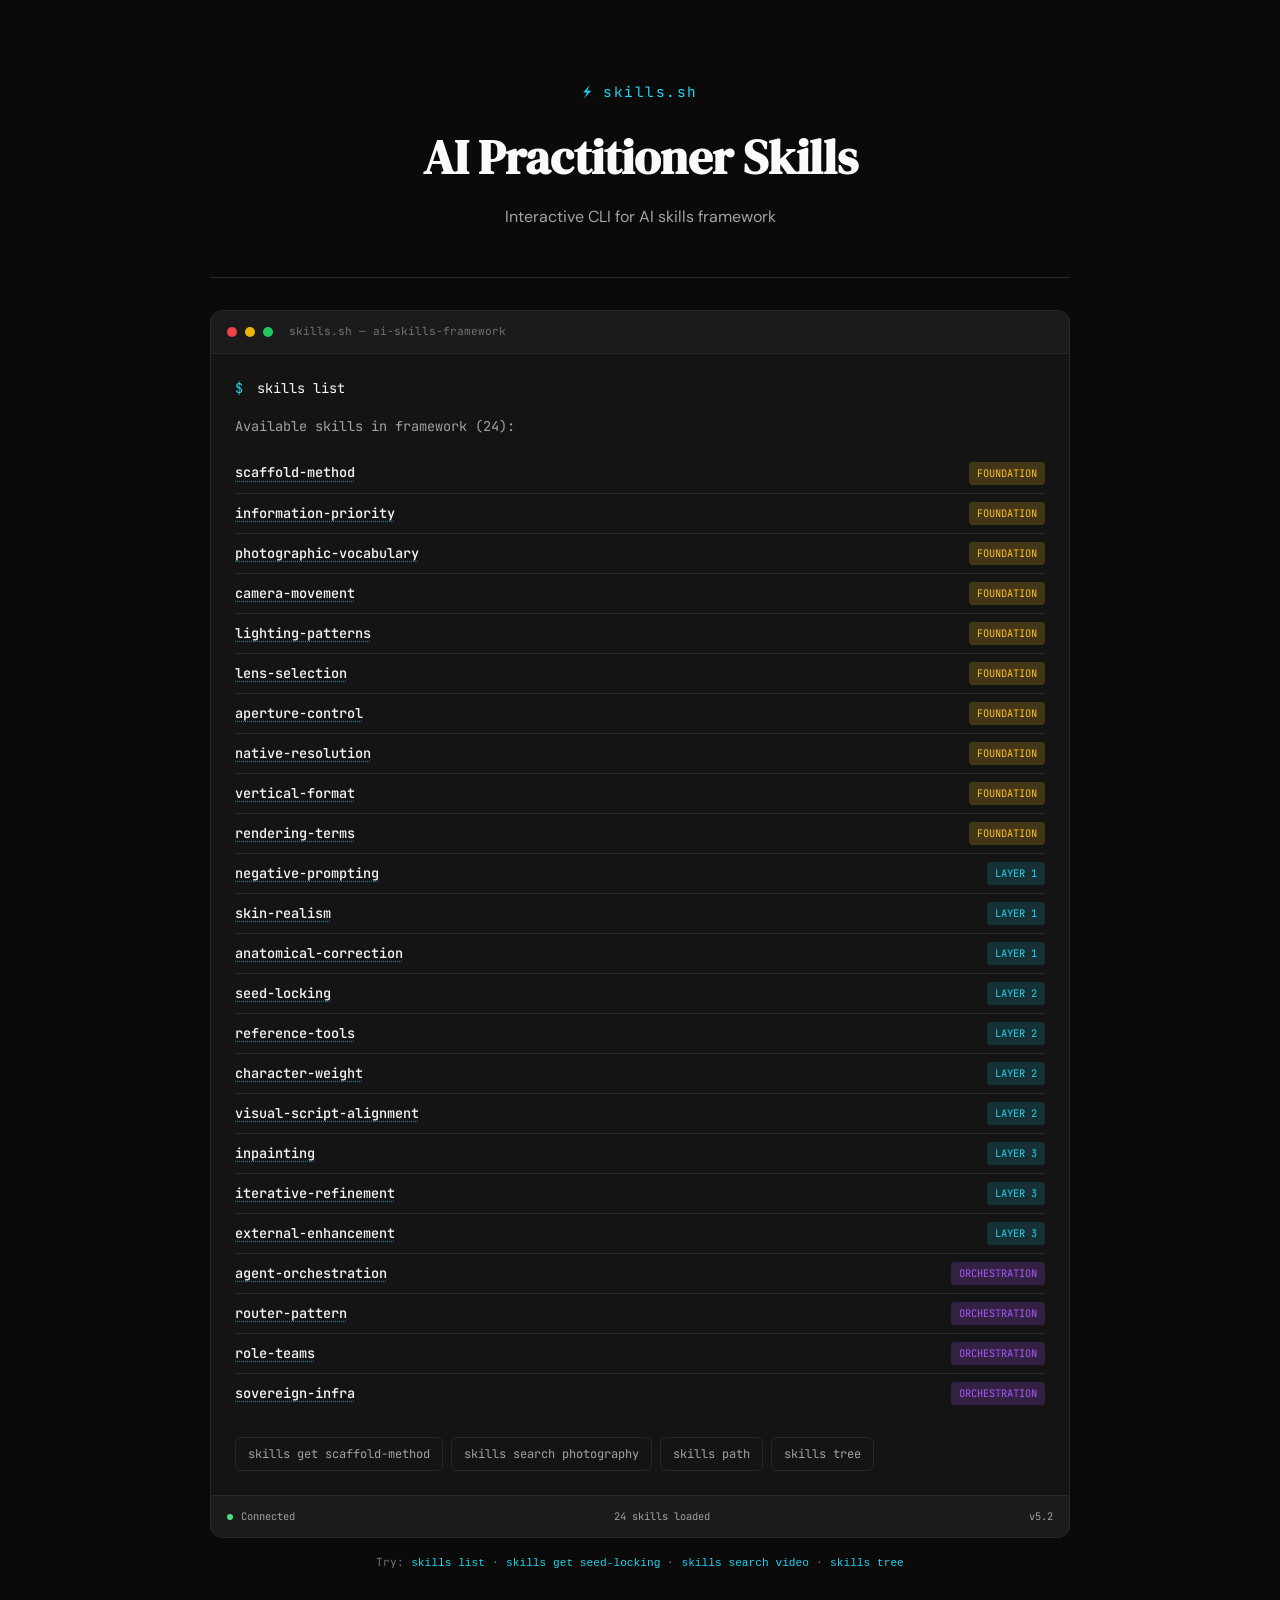
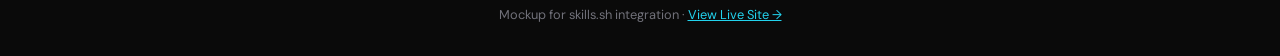
<file: skills-sh-mockup.html>
<!DOCTYPE html>
<html lang="en">
<head>
    <meta charset="UTF-8">
    <meta name="viewport" content="width=device-width, initial-scale=1.0">
    <title>skills.sh - AI Skills Interactive</title>
    <meta name="description" content="Interactive CLI mockup for browsing the AI Practitioner Skills Framework: list, search, and inspect skills.">
    <meta name="theme-color" content="#0a0a0a">
    <link rel="icon" href="data:image/svg+xml,%3Csvg%20xmlns='http://www.w3.org/2000/svg'%20viewBox='0%200%20100%20100'%3E%3Crect%20width='100'%20height='100'%20rx='22'%20fill='%230a0a0a'/%3E%3Cpath%20d='M50%2016%2084%2050%2050%2084%2016%2050Z'%20fill='%2322d3ee'/%3E%3C/svg%3E">
    <link rel="preconnect" href="https://fonts.googleapis.com">
    <link rel="preconnect" href="https://fonts.gstatic.com" crossorigin>
    <link href="https://fonts.googleapis.com/css2?family=DM+Sans:opsz,wght@9..40,400;9..40,500;9..40,600;9..40,700&family=DM+Serif+Display&family=JetBrains+Mono:wght@400;500&display=swap" rel="stylesheet">
    <style>
        :root {
            --bg: #0a0a0a;
            --bg-card: #141414;
            --text: #fafafa;
            --text-secondary: #a1a1aa;
            --text-muted: #71717a;
            --accent: #22d3ee;
            --accent-dim: rgba(34, 211, 238, 0.15);
            --border: #27272a;
            --success: #4ade80;
            --danger: #f87171;
            --font-display: 'DM Sans', sans-serif;
            --font-serif: 'DM Serif Display', serif;
            --font-mono: 'JetBrains Mono', monospace;
        }

        * { margin: 0; padding: 0; box-sizing: border-box; }

        html { scroll-behavior: smooth; font-size: 16px; }

        body {
            font-family: var(--font-display);
            background: var(--bg);
            color: var(--text);
            line-height: 1.6;
            min-height: 100vh;
            -webkit-font-smoothing: antialiased;
        }

        :focus-visible { outline: 2px solid var(--accent); outline-offset: 2px; border-radius: 4px; }

        .container { max-width: 900px; margin: 0 auto; padding: 2rem 1.25rem; }

        /* Header */
        header {
            text-align: center;
            padding: 3rem 0;
            border-bottom: 1px solid var(--border);
            margin-bottom: 2rem;
        }

        .logo {
            font-family: var(--font-mono);
            font-size: 0.9rem;
            color: var(--accent);
            letter-spacing: 0.1em;
            margin-bottom: 1rem;
        }

        h1 {
            font-family: var(--font-serif);
            font-size: clamp(2rem, 6vw, 3rem);
            margin-bottom: 0.5rem;
        }

        .tagline {
            color: var(--text-secondary);
            font-size: 1rem;
        }

        /* Terminal */
        .terminal {
            background: var(--bg-card);
            border: 1px solid var(--border);
            border-radius: 12px;
            overflow: hidden;
        }

        .terminal-header {
            display: flex;
            align-items: center;
            gap: 0.5rem;
            padding: 0.75rem 1rem;
            background: rgba(255,255,255,0.03);
            border-bottom: 1px solid var(--border);
        }

        .terminal-dot { width: 10px; height: 10px; border-radius: 50%; }
        .dot-red { background: #ef4444; }
        .dot-yellow { background: #eab308; }
        .dot-green { background: #22c55e; }

        .terminal-title {
            font-family: var(--font-mono);
            font-size: 0.7rem;
            color: var(--text-muted);
            margin-left: 0.5rem;
        }

        .terminal-body {
            padding: 1.5rem;
            font-family: var(--font-mono);
            font-size: 0.85rem;
            min-height: 420px;
        }

        /* CLI Interface */
        .cli-prompt { color: var(--accent); margin-right: 0.5rem; }
        .cli-line { margin-bottom: 1rem; display: flex; align-items: flex-start; flex-wrap: wrap; gap: 0.35rem; }
        .cli-command { color: var(--text); overflow-wrap: anywhere; }

        .cli-output {
            color: var(--text-secondary);
            margin-bottom: 1.5rem;
            padding-left: 0;
            list-style: none;
        }

        .cli-output li {
            padding: 0.5rem 0;
            border-bottom: 1px solid var(--border);
            display: flex;
            justify-content: space-between;
            align-items: center;
            gap: 0.75rem;
            flex-wrap: wrap;
        }

        .cli-output li:last-child { border-bottom: none; }

        .skill-name {
            color: var(--text);
            font-weight: 500;
        }

        .skill-get {
            background: none;
            border: none;
            padding: 0;
            color: var(--text);
            font: inherit;
            font-weight: 500;
            cursor: pointer;
            text-align: left;
            text-decoration: underline dotted rgba(34, 211, 238, 0.5);
            text-underline-offset: 3px;
        }
        .skill-get:hover { color: var(--accent); }

        .skill-category {
            font-size: 0.7rem;
            color: var(--text-secondary);
            background: var(--bg);
            padding: 0.2rem 0.5rem;
            border-radius: 4px;
        }

        .skill-badge {
            font-size: 0.65rem;
            padding: 0.2rem 0.5rem;
            border-radius: 4px;
            white-space: nowrap;
        }

        .badge-foundation { background: rgba(251, 191, 36, 0.2); color: #fbbf24; }
        .badge-layer { background: var(--accent-dim); color: var(--accent); }
        .badge-advanced { background: rgba(168, 85, 247, 0.2); color: #a855f7; }

        /* Skill Detail Panel */
        .skill-detail {
            background: var(--bg);
            border: 1px solid var(--border);
            border-radius: 8px;
            padding: 1rem;
            margin-bottom: 1rem;
        }

        .skill-detail-header {
            display: flex;
            justify-content: space-between;
            align-items: center;
            gap: 1rem;
            margin-bottom: 0.75rem;
        }

        .skill-detail-title { font-weight: 600; color: var(--accent); overflow-wrap: anywhere; }

        .skill-detail-close {
            background: none;
            border: none;
            color: var(--text-secondary);
            cursor: pointer;
            font-size: 1.2rem;
            line-height: 1;
            padding: 0.25rem 0.5rem;
            border-radius: 4px;
        }
        .skill-detail-close:hover { color: var(--text); background: var(--bg-card); }

        .skill-detail-desc {
            font-size: 0.85rem;
            color: var(--text-secondary);
            margin-bottom: 1rem;
        }

        .skill-commands {
            background: var(--bg-card);
            border: 1px solid var(--border);
            border-radius: 6px;
            padding: 0.75rem;
            overflow-x: auto;
        }

        .skill-commands code {
            font-family: var(--font-mono);
            font-size: 0.75rem;
            color: var(--success);
            white-space: pre-wrap;
            overflow-wrap: anywhere;
        }

        /* Status Bar */
        .status-bar {
            display: flex;
            justify-content: space-between;
            flex-wrap: wrap;
            gap: 0.5rem;
            padding: 0.75rem 1rem;
            background: rgba(255,255,255,0.03);
            border-top: 1px solid var(--border);
            font-family: var(--font-mono);
            font-size: 0.65rem;
            color: var(--text-secondary);
        }

        .status-item { display: flex; align-items: center; gap: 0.5rem; }
        .status-dot { width: 6px; height: 6px; border-radius: 50%; background: var(--success); }

        /* Quick Commands */
        .commands {
            display: flex;
            flex-wrap: wrap;
            gap: 0.5rem;
            margin-top: 1.5rem;
        }

        .command {
            background: var(--bg-card);
            border: 1px solid var(--border);
            color: var(--text-secondary);
            padding: 0.5rem 0.75rem;
            border-radius: 6px;
            font-family: var(--font-mono);
            font-size: 0.75rem;
            cursor: pointer;
            transition: border-color 0.2s, color 0.2s, background-color 0.2s;
        }

        .command:hover { border-color: var(--accent); color: var(--accent); }
        .command:focus-visible { outline: 2px solid var(--accent); outline-offset: 2px; }
        .command.active { background: var(--accent-dim); border-color: var(--accent); color: var(--accent); }

        /* Info Panel */
        .info-panel {
            background: var(--accent-dim);
            border: 1px solid rgba(34, 211, 238, 0.3);
            border-radius: 8px;
            padding: 1rem;
            margin-bottom: 1.5rem;
        }

        .info-panel.error {
            background: rgba(248, 113, 113, 0.1);
            border-color: rgba(248, 113, 113, 0.35);
        }

        .info-panel-title {
            font-family: var(--font-mono);
            font-size: 0.75rem;
            color: var(--accent);
            margin-bottom: 0.5rem;
            display: flex;
            align-items: center;
            gap: 0.5rem;
        }

        .info-panel.error .info-panel-title { color: var(--danger); }

        .info-panel-content {
            font-size: 0.85rem;
            color: var(--text-secondary);
            overflow-wrap: anywhere;
        }

        .hint {
            font-family: var(--font-mono);
            font-size: 0.7rem;
            color: var(--text-muted);
            margin-top: 1.5rem;
        }

        .hint code { color: var(--accent); }

        .tree-view {
            font-family: var(--font-mono);
            font-size: 0.75rem;
            color: var(--text-secondary);
            margin: 1rem 0;
            line-height: 1.8;
            overflow-x: auto;
        }

        .tree-view .dir { color: var(--accent); }
        .tree-view .dir-gold { color: #fbbf24; }
        .tree-view .dir-purple { color: #a855f7; }

        footer.note {
            text-align: center;
            margin-top: 2rem;
            color: var(--text-muted);
            font-size: 0.8rem;
        }

        footer.note a { color: var(--accent); }

        @media (max-width: 640px) {
            .terminal-body { padding: 1rem; font-size: 0.78rem; min-height: 320px; }
            header { padding: 2rem 0; }
        }

        @media (prefers-reduced-motion: reduce) {
            *, *::before, *::after {
                animation-duration: 0.01ms !important;
                transition-duration: 0.01ms !important;
            }
        }
    </style>
</head>
<body>
    <div class="container">
        <header>
            <p class="logo">⚡ skills.sh</p>
            <h1>AI Practitioner Skills</h1>
            <p class="tagline">Interactive CLI for AI skills framework</p>
        </header>

        <div class="terminal">
            <div class="terminal-header">
                <span class="terminal-dot dot-red"></span>
                <span class="terminal-dot dot-yellow"></span>
                <span class="terminal-dot dot-green"></span>
                <span class="terminal-title">skills.sh — ai-skills-framework</span>
            </div>

            <div class="terminal-body">
                <!-- All views are rendered by script.js below -->
                <div id="view-home" class="view"></div>
                <div id="view-detail" class="view" hidden></div>
                <div id="view-search" class="view" hidden></div>
                <div id="view-tree" class="view" hidden></div>
                <div id="view-path" class="view" hidden></div>
                <div id="view-error" class="view" hidden></div>
            </div>

            <div class="status-bar">
                <div class="status-item">
                    <span class="status-dot" aria-hidden="true"></span>
                    <span>Connected</span>
                </div>
                <div class="status-item">
                    <span id="statusCount">0 skills loaded</span>
                </div>
                <div class="status-item">
                    <span>v5.2</span>
                </div>
            </div>
        </div>

        <p class="hint" style="text-align:center; margin-top: 1rem;">
            Try: <code>skills list</code> · <code>skills get seed-locking</code> · <code>skills search video</code> · <code>skills tree</code>
        </p>

        <footer class="note">
            Mockup for skills.sh integration · <a href="https://marktantongco.github.io/aiskills-photog/">View Live Site →</a>
        </footer>
    </div>

    <script>
    (function () {
        'use strict';

        /* ---------- Data model (mirrors skills.md) ---------- */
        const CATEGORIES = [
            { id: 'foundation',    label: 'FOUNDATION',    badge: 'badge-foundation', dir: 'foundation/' },
            { id: 'layer1',        label: 'LAYER 1',       badge: 'badge-layer',      dir: 'layer-1-negation/' },
            { id: 'layer2',        label: 'LAYER 2',       badge: 'badge-layer',      dir: 'layer-2-identity/' },
            { id: 'layer3',        label: 'LAYER 3',       badge: 'badge-layer',      dir: 'layer-3-processing/' },
            { id: 'orchestration', label: 'ORCHESTRATION', badge: 'badge-advanced',   dir: 'orchestration/' }
        ];

        const SKILLS = [
            // Foundation — Technical Prompt Engineering + Photographic Literacy
            { id: 'scaffold-method', cat: 'foundation', desc: 'Structured prompt order: Subject + Action + Lighting + Lens + Style + Quality.', code: '/prompt: scaffold --template "subject + action + lighting + lens + style + quality"' },
            { id: 'information-priority', cat: 'foundation', desc: 'Front-load critical elements — AI weights early tokens more heavily.', code: '/prompt: front-load "oil painting of a castle" (style first, not last)' },
            { id: 'photographic-vocabulary', cat: 'foundation', desc: 'Precise technical terms (85mm, f/2.8, shallow DOF) over vague buzzwords.', code: '/prompt: add-term --value "85mm lens, f/2.8, shallow depth of field"' },
            { id: 'camera-movement', cat: 'foundation', desc: 'Specify cinematography in text: dolly zoom, tracking, push-ins.', code: '/prompt: camera --move "dolly zoom from wide to close-up"' },
            { id: 'lighting-patterns', cat: 'foundation', desc: 'Classic studio setups: Rembrandt, Butterfly, Rim, Split, Loop.', code: '/render: lighting --pattern "rembrandt" --key 45deg --fill 1/4' },
            { id: 'lens-selection', cat: 'foundation', desc: 'Focal length controls perspective, compression, and mood.', code: '/prompt: lens --focal 85mm --look "flattering portrait compression"' },
            { id: 'aperture-control', cat: 'foundation', desc: 'f-stop drives depth of field: shallow f/1.4–f/5.6, deep f/8–f/32.', code: '/prompt: aperture --f 2.8 --dof shallow' },
            { id: 'native-resolution', cat: 'foundation', desc: 'Generate at 4K native for pores and fabric weave; avoid upscaling.', code: '/generate: --res 4k --native' },
            { id: 'vertical-format', cat: 'foundation', desc: 'Compose 9:16 with negative space for short-form text overlays.', code: '/generate: --ar 9:16 --compose "center subject, headroom for text"' },
            { id: 'rendering-terms', cat: 'foundation', desc: 'Physics cues: subsurface scattering, ambient occlusion, global illumination.', code: '/prompt: add-term "subsurface scattering, ambient occlusion"' },
            // Layer 1 — Strategic Negation
            { id: 'negative-prompting', cat: 'layer1', desc: 'Weighted exclusion of unwanted elements before they appear.', code: '/prompt: negate --weights "plastic skin:1.4, cartoon:1.3, extra fingers:1.4"' },
            { id: 'skin-realism', cat: 'layer1', desc: 'Prompt natural textures while negating synthetic artifacts.', code: '/prompt: skin --include "visible pores, fine vellus hair" --exclude "airbrushed, waxy"' },
            { id: 'anatomical-correction', cat: 'layer1', desc: 'Pre-empt common AI errors: fused fingers, double iris, extra limbs.', code: '/prompt: negate "(fused fingers:1.4), (double iris:1.4)"' },
            // Layer 2 — Identity & Consistency
            { id: 'seed-locking', cat: 'layer2', desc: 'Fix the initial noise pattern for controlled variations.', code: '/generate: --seed 12345 --vary "lighting, weather"' },
            { id: 'reference-tools', cat: 'layer2', desc: '--cref/--sref, ControlNet, IP-Adapter for identity preservation.', code: '/reference: --cref character.jpg --sref style.jpg --cw 80' },
            { id: 'character-weight', cat: 'layer2', desc: 'Tune reference scope: --cw 0 (face only) to 100 (full appearance).', code: '/reference: --cw 0   # face only' },
            { id: 'visual-script-alignment', cat: 'layer2', desc: 'Score frames against the storyboard; flag >15% deviation.', code: '/validate: --vs-storyboard --threshold 15%' },
            // Layer 3 — Post-Processing & Hybrid
            { id: 'inpainting', cat: 'layer3', desc: 'Surgical edits or canvas expansion beyond original bounds.', code: '/edit: inpaint --mask hands --prompt "natural hand pose, relaxed fingers"' },
            { id: 'iterative-refinement', cat: 'layer3', desc: 'Small incremental changes that preserve composition.', code: '/edit: vary --seed 12345 --param "weather: rainy -> snowy"' },
            { id: 'external-enhancement', cat: 'layer3', desc: 'Topaz, Lightroom, Runway for the final polish pass.', code: '/pipeline: topaz-upscale -> lightroom-grade "cinematic-portrait"' },
            // Orchestration — Agent Design
            { id: 'agent-orchestration', cat: 'orchestration', desc: 'Multi-step autonomous workflows where AI agents collaborate.', code: '/agent: create --workflow "planner -> researcher -> writer -> reviewer"' },
            { id: 'router-pattern', cat: 'orchestration', desc: 'Semantic routing of intents to specialized agents.', code: '/agent: route --by intent --agents {prompt, photo, video}' },
            { id: 'role-teams', cat: 'orchestration', desc: 'Role-based agent teams: Planner, Researcher, Writer, Reviewer.', code: '/agent: team --roles "planner, researcher, writer, reviewer"' },
            { id: 'sovereign-infra', cat: 'orchestration', desc: 'Private deployment with full data control (self-hosted vLLM).', code: '/deploy: vllm --on-prem --data "in-VPC only"' }
        ];

        const byId = Object.fromEntries(SKILLS.map(s => [s.id, s]));
        const catOf = (id) => CATEGORIES.find(c => c.id === id) || CATEGORIES[0];

        /* ---------- Helpers ---------- */
        const $ = (sel) => document.querySelector(sel);
        const VIEWS = ['view-home', 'view-detail', 'view-search', 'view-tree', 'view-path', 'view-error'];
        let lastQuery = '';

        function showView(id) {
            VIEWS.forEach(v => { $('#' + v).hidden = (v !== id); });
        }

        function esc(str) {
            return String(str)
                .replaceAll('&', '&amp;').replaceAll('<', '&lt;')
                .replaceAll('>', '&gt;').replaceAll('"', '&quot;');
        }

        function rowHtml(skill) {
            const cat = catOf(skill.cat);
            return '<li>' +
                '<button type="button" class="skill-get" data-cmd="skills get ' + esc(skill.id) + '">' + esc(skill.id) + '</button>' +
                '<span class="skill-badge ' + cat.badge + '">' + cat.label + '</span>' +
                '</li>';
        }

        /* ---------- Views ---------- */
        function renderHome() {
            const rows = SKILLS.map(rowHtml).join('');
            $('#view-home').innerHTML =
                '<div class="cli-line"><span class="cli-prompt">$</span><span class="cli-command">skills list</span></div>' +
                '<p style="color: var(--text-secondary); margin-bottom: 1rem;">Available skills in framework (' + SKILLS.length + '):</p>' +
                '<ul class="cli-output">' + rows + '</ul>' +
                '<div class="commands">' +
                    '<button type="button" class="command" data-cmd="skills get scaffold-method">skills get scaffold-method</button>' +
                    '<button type="button" class="command" data-cmd="skills search photography">skills search photography</button>' +
                    '<button type="button" class="command" data-cmd="skills path">skills path</button>' +
                    '<button type="button" class="command" data-cmd="skills tree">skills tree</button>' +
                '</div>';
            showView('view-home');
        }

        function renderDetail(id) {
            const idx = SKILLS.findIndex(s => s.id === id);
            const skill = SKILLS[idx];
            if (!skill) { renderError('skills get ' + id, 'skill not found: ' + id); return; }
            const cat = catOf(skill.cat);
            const prev = SKILLS[(idx - 1 + SKILLS.length) % SKILLS.length];
            const next = SKILLS[(idx + 1) % SKILLS.length];
            $('#view-detail').innerHTML =
                '<div class="cli-line"><span class="cli-prompt">$</span><span class="cli-command">skills get ' + esc(id) + '</span></div>' +
                '<div class="skill-detail">' +
                    '<div class="skill-detail-header">' +
                        '<span class="skill-detail-title">' + esc(skill.id) + ' <span class="skill-badge ' + cat.badge + '">' + cat.label + '</span></span>' +
                        '<button type="button" class="skill-detail-close" data-cmd="skills list" aria-label="Close and return to list">×</button>' +
                    '</div>' +
                    '<p class="skill-detail-desc">' + esc(skill.desc) + '</p>' +
                    '<div class="skill-commands"><code>' + esc(skill.code) + '</code></div>' +
                '</div>' +
                '<div class="commands">' +
                    '<button type="button" class="command" data-cmd="skills get ' + esc(prev.id) + '">← prev: ' + esc(prev.id) + '</button>' +
                    '<button type="button" class="command" data-cmd="skills get ' + esc(next.id) + '">next: ' + esc(next.id) + ' →</button>' +
                    '<button type="button" class="command active" data-cmd="skills list">skills list</button>' +
                '</div>';
            showView('view-detail');
        }

        function renderSearch(query) {
            lastQuery = query;
            const q = query.trim().toLowerCase();
            const matches = q
                ? SKILLS.filter(s => (s.id + ' ' + s.desc + ' ' + s.code + ' ' + catOf(s.cat).label).toLowerCase().includes(q))
                : SKILLS;
            $('#view-search').innerHTML =
                '<div class="cli-line"><span class="cli-prompt">$</span><span class="cli-command">skills search ' + esc(query) + '</span></div>' +
                '<div class="info-panel' + (matches.length ? '' : ' error') + '">' +
                    '<div class="info-panel-title"><span>' + (matches.length ? '🔍' : '⚠️') + '</span> Search Results</div>' +
                    '<div class="info-panel-content">' +
                        (matches.length
                            ? 'Found ' + matches.length + ' skill' + (matches.length === 1 ? '' : 's') + ' matching "' + esc(query) + '"'
                            : 'No skills matched "' + esc(query) + '" — try: lighting, skin, video, agent, seed') +
                    '</div>' +
                '</div>' +
                (matches.length
                    ? '<ul class="cli-output">' + matches.map(rowHtml).join('') + '</ul>'
                    : '') +
                '<div class="commands">' +
                    '<button type="button" class="command" data-cmd="skills get ' + esc(matches[0]?.id || 'scaffold-method') + '">skills get ' + esc(matches[0]?.id || 'scaffold-method') + '</button>' +
                    '<button type="button" class="command active" data-cmd="skills list">skills list</button>' +
                '</div>';
            showView('view-search');
        }

        function renderPath() {
            const layers = CATEGORIES.map(c => {
                return '<li><span class="skill-name">' + c.dir + '</span><span class="skill-category">' + c.label + '</span></li>';
            }).join('');
            $('#view-path').innerHTML =
                '<div class="cli-line"><span class="cli-prompt">$</span><span class="cli-command">skills path</span></div>' +
                '<p style="color: var(--text-secondary); margin-bottom: 1rem;">Progression path — skills compound layer by layer:</p>' +
                '<ul class="cli-output">' + layers + '</ul>' +
                '<div class="commands">' +
                    '<button type="button" class="command" data-cmd="skills get scaffold-method">start: scaffold-method</button>' +
                    '<button type="button" class="command active" data-cmd="skills list">skills list</button>' +
                '</div>';
            showView('view-path');
        }

        function renderTree() {
            const tree = CATEGORIES.map((c, i) => {
                const branch = i === CATEGORIES.length - 1 ? '└── ' : '├── ';
                const items = SKILLS.filter(s => s.cat === c.id)
                    .map((s, j, arr) => {
                        const line = (i === CATEGORIES.length - 1 ? '    ' : '│   ') + (j === arr.length - 1 ? '└── ' : '├── ');
                        return line + s.id;
                    }).join('\n');
                const cls = c.id === 'foundation' ? 'dir-gold' : (c.id === 'orchestration' ? 'dir-purple' : 'dir');
                return branch + '<span class="' + cls + '">' + c.dir + '</span>\n' + items;
            }).join('\n');

            $('#view-tree').innerHTML =
                '<div class="cli-line"><span class="cli-prompt">$</span><span class="cli-command">skills tree</span></div>' +
                '<pre class="tree-view"><span class="dir-gold">ai-skills-framework/</span>\n' + tree + '</pre>' +
                '<div class="commands">' +
                    '<button type="button" class="command active" data-cmd="skills list">skills list</button>' +
                '</div>';
            showView('view-tree');
        }

        function renderError(cmd, message) {
            $('#view-error').innerHTML =
                '<div class="cli-line"><span class="cli-prompt">$</span><span class="cli-command">' + esc(cmd) + '</span></div>' +
                '<div class="info-panel error">' +
                    '<div class="info-panel-title"><span>✖</span> Error</div>' +
                    '<div class="info-panel-content">' + esc(message) + '</div>' +
                '</div>' +
                '<div class="commands">' +
                    '<button type="button" class="command active" data-cmd="skills list">skills list</button>' +
                    '<button type="button" class="command" data-cmd="skills tree">skills tree</button>' +
                '</div>';
            showView('view-error');
        }

        /* ---------- Command interpreter ---------- */
        function runCommand(cmd) {
            const parts = cmd.trim().split(/\s+/);
            if (cmd === 'skills list' || cmd === 'help') { renderHome(); }
            else if (parts[0] === 'skills' && parts[1] === 'get') {
                if (parts[2]) renderDetail(parts[2]);
                else renderError(cmd, 'usage: skills get <name>');
            }
            else if (parts[0] === 'skills' && parts[1] === 'search') {
                renderSearch(parts.slice(2).join(' ') || '');
            }
            else if (cmd === 'skills tree') { renderTree(); }
            else if (cmd === 'skills path') { renderPath(); }
            else { renderError(cmd, 'command not found: ' + cmd + ' — try skills list | skills get <name> | skills search <query> | skills tree'); }
        }

        /* Single delegated listener — no inline onclick handlers (CSP-safe) */
        document.addEventListener('click', (e) => {
            const btn = e.target.closest('[data-cmd]');
            if (btn) runCommand(btn.dataset.cmd);
        });

        /* ---------- Boot ---------- */
        $('#statusCount').textContent = SKILLS.length + ' skills loaded';
        renderHome();
    })();
    </script>
</body>
</html>
</file>
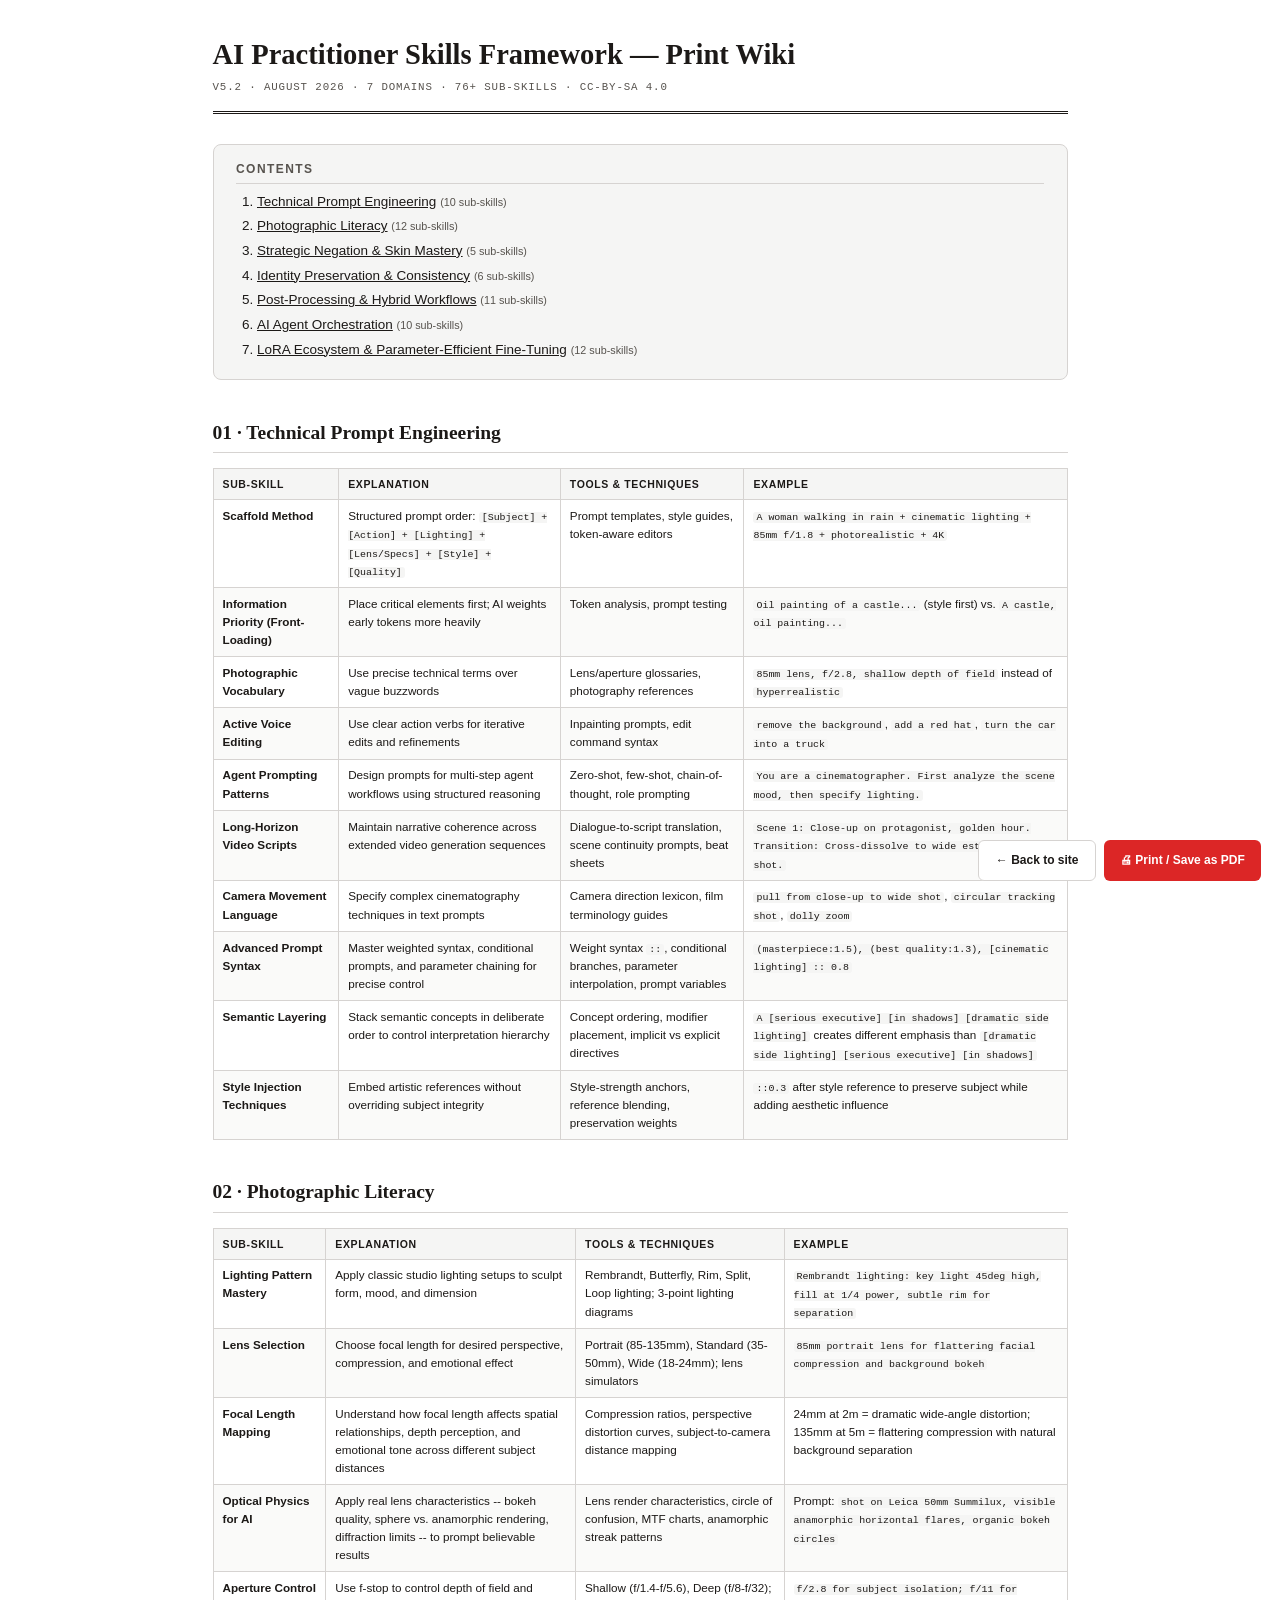
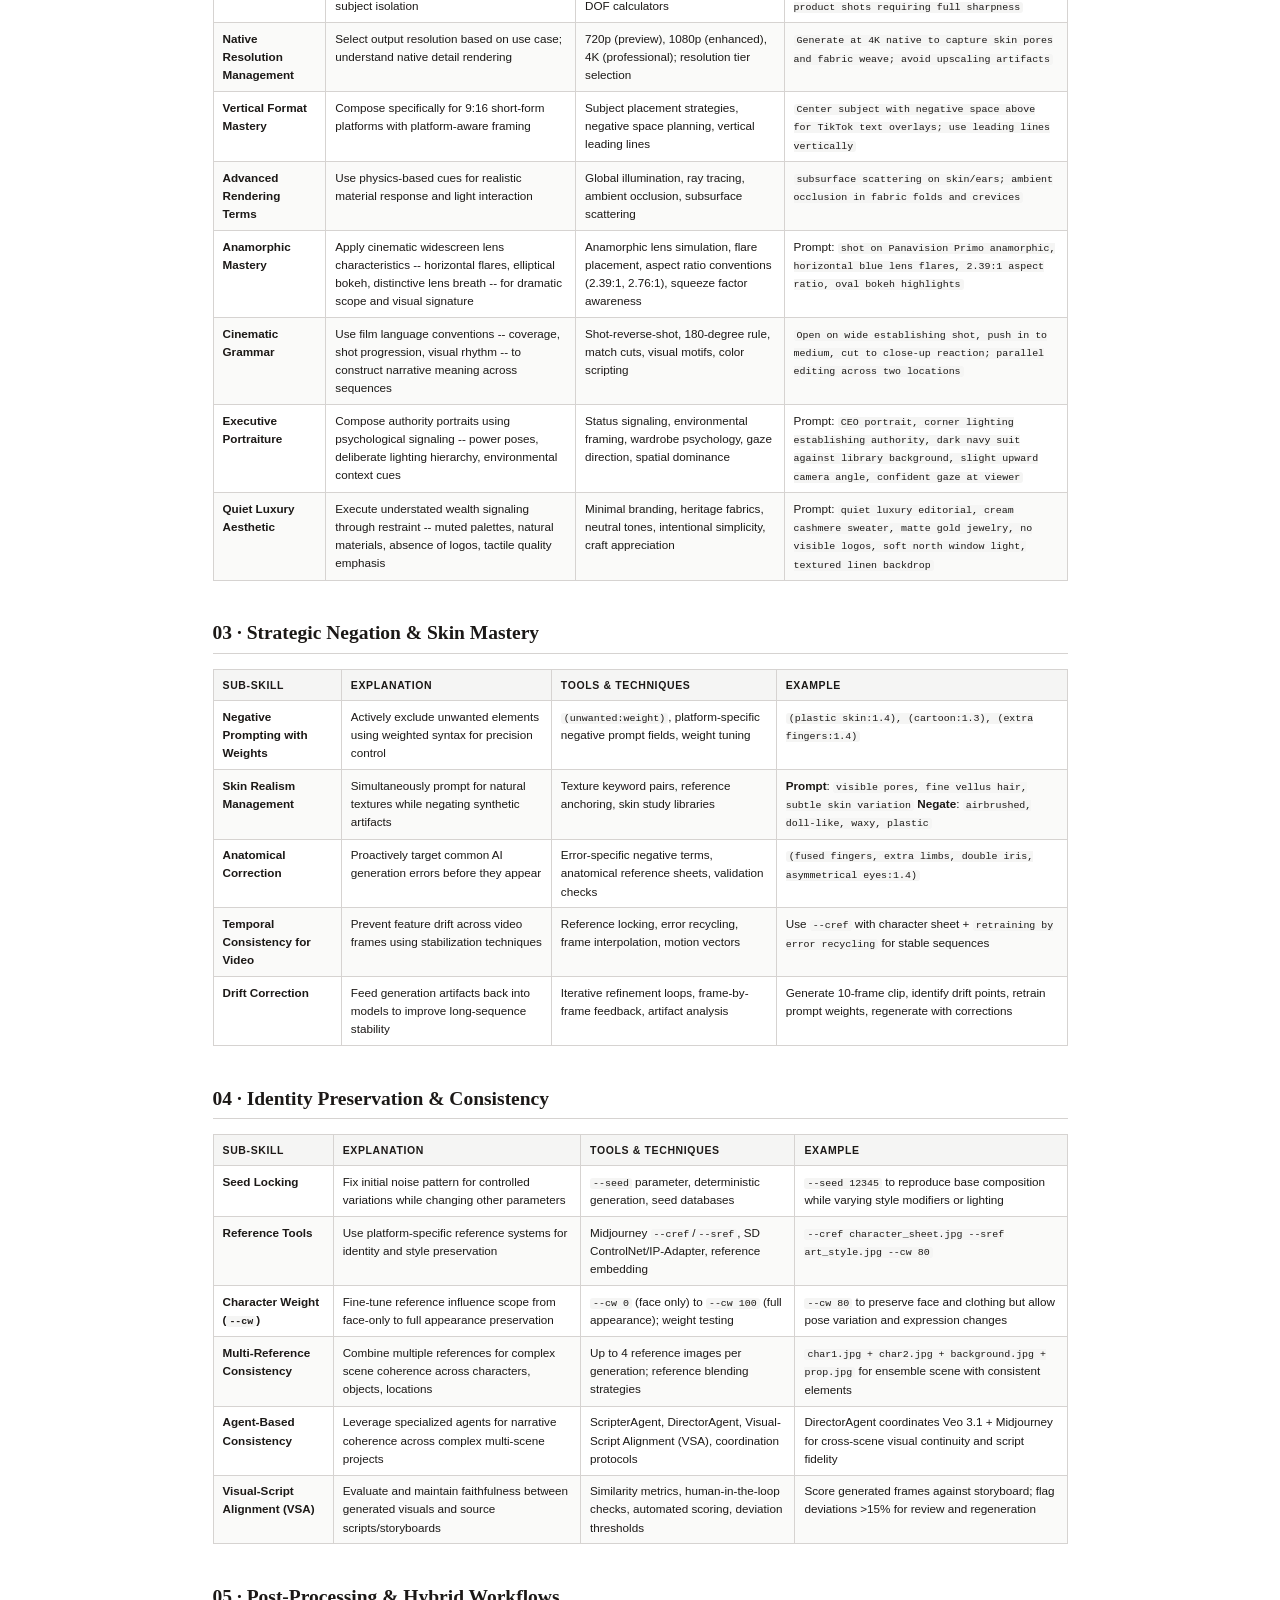
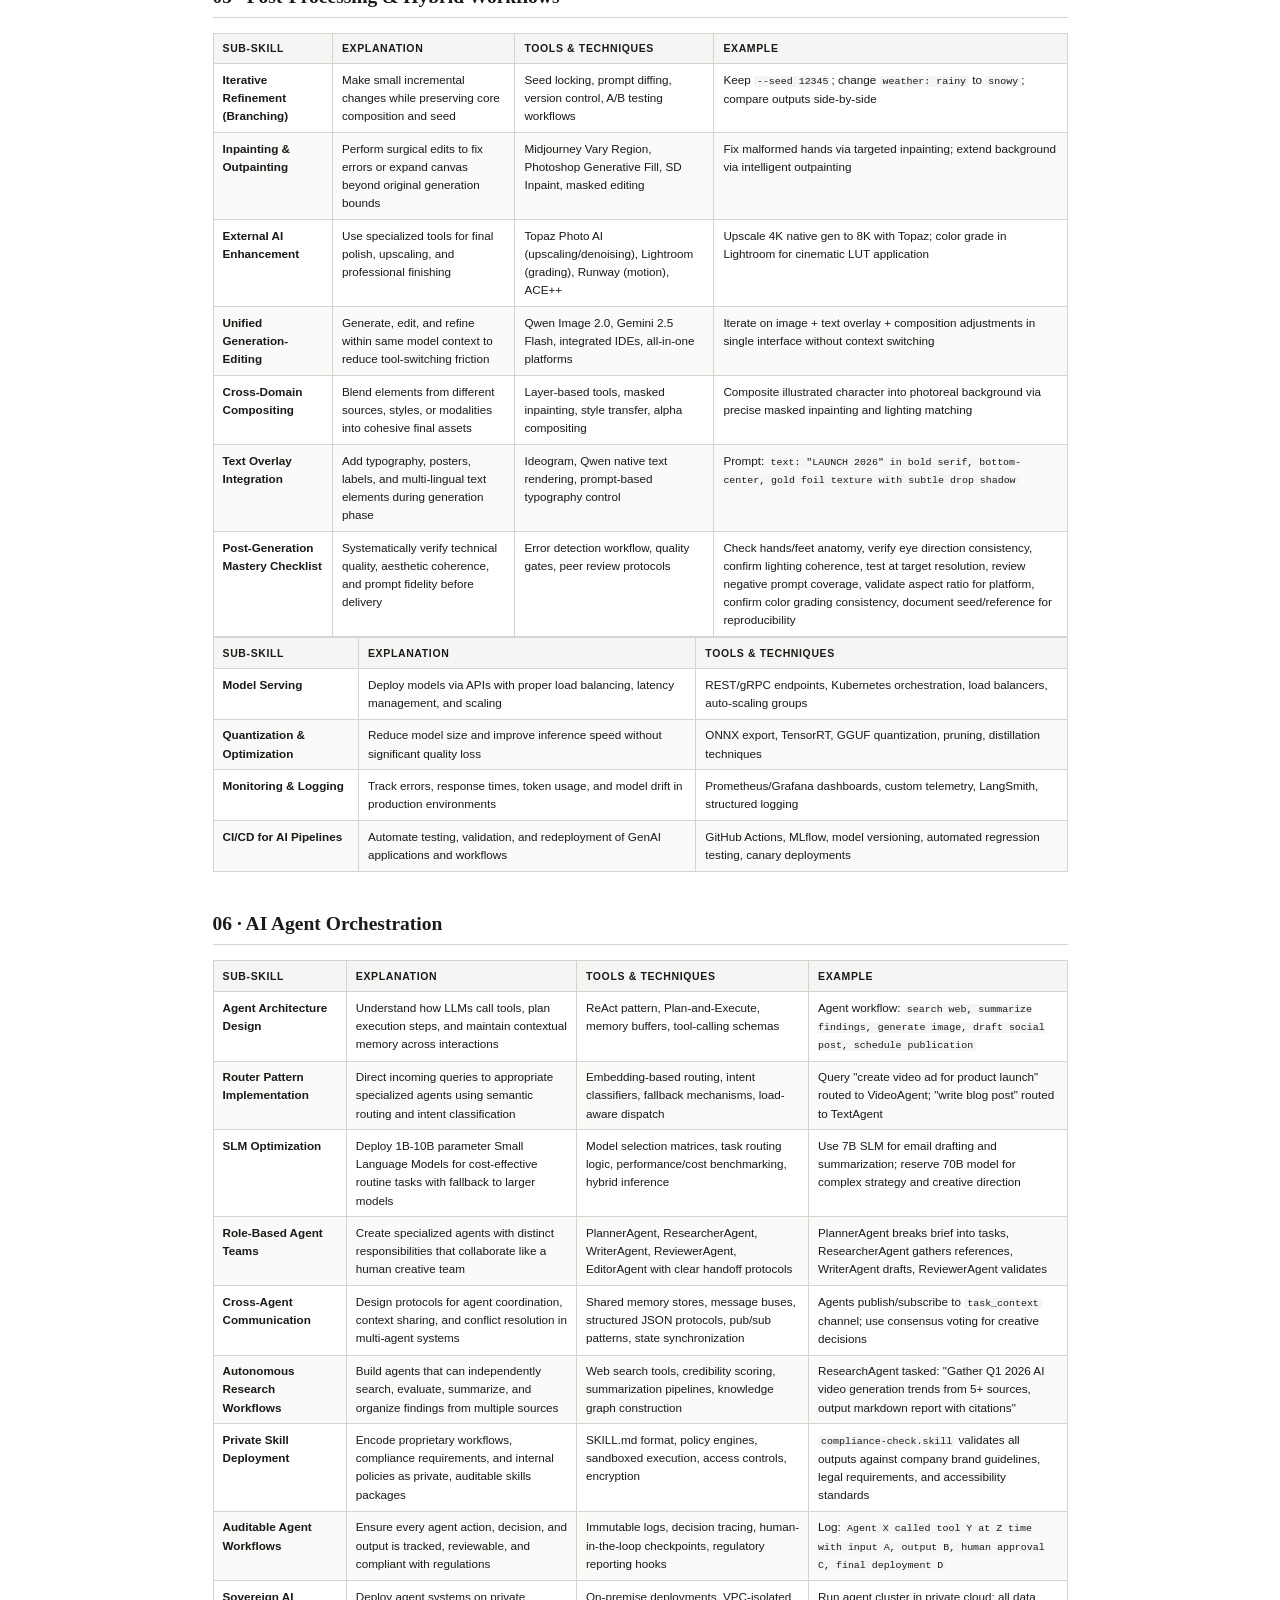
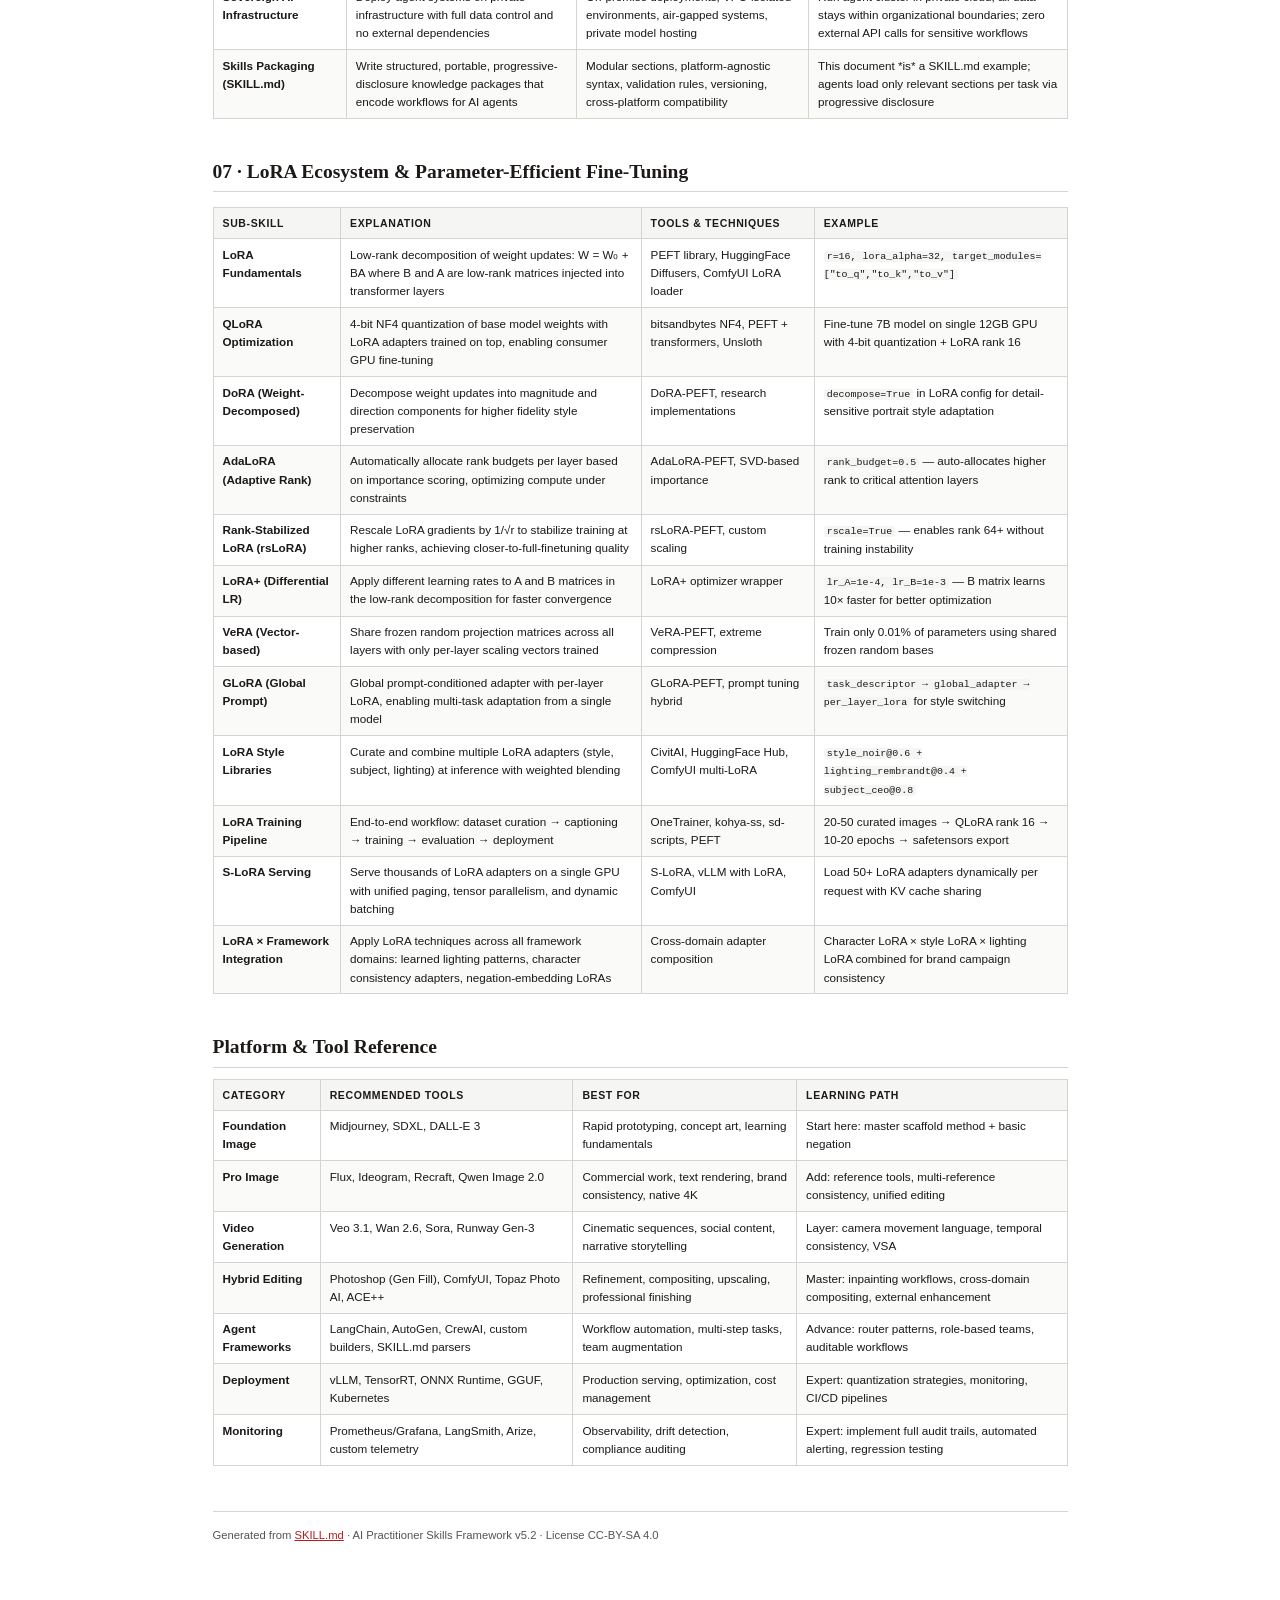
<file: wiki.html>
<!DOCTYPE html>
<html lang="en">
<head>
<meta charset="UTF-8">
<meta name="viewport" content="width=device-width, initial-scale=1.0">
<title>AI Practitioner Skills Framework — Print Wiki</title>
<meta name="description" content="Print-friendly wiki of the AI Practitioner Skills Framework: 6 domains, 64 sub-skills, platform reference.">
<meta name="robots" content="index, follow">
<link rel="icon" href="data:image/svg+xml,%3Csvg%20xmlns='http://www.w3.org/2000/svg'%20viewBox='0%200%20100%20100'%3E%3Crect%20width='100'%20height='100'%20rx='22'%20fill='%23dc2626'/%3E%3Cpath%20d='M50%2016%2084%2050%2050%2084%2016%2050Z'%20fill='%23fff'/%3E%3C/svg%3E">
<style>
  :root { --text:#1c1917; --muted:#57534e; --accent:#b91c1c; --border:#d6d3d1; }
  * { margin:0; padding:0; box-sizing:border-box; }
  html { font-size:15px; }
  body { font-family: Georgia, 'Times New Roman', serif; color:var(--text); line-height:1.55; background:#fff;
         max-width: 900px; margin: 0 auto; padding: 2.5rem 1.5rem 4rem; }
  header.wiki-head { border-bottom: 3px double var(--text); padding-bottom: 1rem; margin-bottom: 2rem; }
  h1 { font-size: 1.9rem; line-height: 1.2; }
  .meta { font-family: 'Courier New', monospace; font-size: 0.72rem; letter-spacing: 0.08em; text-transform: uppercase;
          color: var(--muted); margin-top: 0.5rem; }
  .no-print { position: fixed; right: 1.25rem; bottom: 1.25rem; display:flex; gap:0.5rem; }
  .no-print a, .no-print button { font-family: Arial, sans-serif; font-size: 0.8rem; font-weight: 600; text-decoration:none;
       background:#dc2626; color:#fff; border:none; border-radius:6px; padding:0.7rem 1.1rem; cursor:pointer; }
  .no-print a.secondary { background:#fff; color:#1c1917; border:1px solid var(--border); }
  nav.toc { background:#f5f5f4; border:1px solid var(--border); border-radius:8px; padding:1rem 1.5rem; margin-bottom:2.5rem; }
  nav.toc h2 { font-size: 0.8rem; font-family: Arial, sans-serif; text-transform: uppercase; letter-spacing:0.12em; color:var(--muted); margin-bottom:0.5rem; }
  nav.toc ol { padding-left: 1.4rem; }
  nav.toc li { margin: 0.25rem 0; font-family: Arial, sans-serif; font-size: 0.9rem; }
  nav.toc a { color: var(--text); }
  section { margin-bottom: 2.5rem; break-inside: avoid-page; }
  h2 { font-size: 1.3rem; border-bottom: 1px solid var(--border); padding-bottom: 0.3rem; margin-bottom: 0.75rem; }
  .desc { font-style: italic; color: var(--muted); margin-bottom: 1rem; }
  .count { color: var(--muted); font-size: 0.8em; }
  .table-wrap { overflow-x: auto; }
  table { width: 100%; border-collapse: collapse; font-family: Arial, sans-serif; font-size: 0.78rem; }
  th, td { border: 1px solid var(--border); padding: 0.45rem 0.6rem; text-align: left; vertical-align: top; }
  thead th { background: #f5f5f4; font-size: 0.7rem; text-transform: uppercase; letter-spacing: 0.06em; }
  tbody tr:nth-child(even) { background: #fafaf9; }
  code { font-family: 'Courier New', monospace; font-size: 0.85em; background: #f5f5f4; padding: 0 3px; border-radius: 3px; }
  footer { margin-top: 3rem; border-top: 1px solid var(--border); padding-top: 1rem;
           font-family: Arial, sans-serif; font-size: 0.75rem; color: var(--muted); }
  footer a { color: var(--accent); }
  @media print {
    .no-print { display: none; }
    body { max-width: none; padding: 0; font-size: 11px; }
    h1 { font-size: 20px; }
    section { break-inside: auto; }
    table { font-size: 9px; }
    th, td { padding: 3px 4px; }
    a { color: inherit; text-decoration: none; }
  }
</style>
</head>
<body>
<header class="wiki-head">
  <h1>AI Practitioner Skills Framework — Print Wiki</h1>
  <p class="meta">v5.2 · August 2026 · 7 domains · 76+ sub-skills · CC-BY-SA 4.0</p>
</header>

<div class="no-print">
  <a class="secondary" href="index.html">&larr; Back to site</a>
  <button type="button" onclick="window.print()">🖨 Print / Save as PDF</button>
</div>

<nav class="toc" aria-label="Contents">
  <h2>Contents</h2>
  <ol><li><a href="#cat1">Technical Prompt Engineering</a> <span class="count">(10 sub-skills)</span></li>
<li><a href="#cat2">Photographic Literacy</a> <span class="count">(12 sub-skills)</span></li>
<li><a href="#cat3">Strategic Negation &amp; Skin Mastery</a> <span class="count">(5 sub-skills)</span></li>
<li><a href="#cat4">Identity Preservation &amp; Consistency</a> <span class="count">(6 sub-skills)</span></li>
<li><a href="#cat5">Post-Processing &amp; Hybrid Workflows</a> <span class="count">(11 sub-skills)</span></li>
<li><a href="#cat6">AI Agent Orchestration</a> <span class="count">(10 sub-skills)</span></li>
<li><a href="#cat7">LoRA Ecosystem &amp; Parameter-Efficient Fine-Tuning</a> <span class="count">(12 sub-skills)</span></li></ol>
</nav>


<section id="cat1">
  <h2>01 · Technical Prompt Engineering</h2>
  <p class="desc"></p>
  <div class="table-wrap"><table class="wiki-table">
<thead><tr><th scope="col">Sub-Skill</th><th scope="col">Explanation</th><th scope="col">Tools &amp; Techniques</th><th scope="col">Example</th></tr></thead>
<tbody>
<tr><td><strong>Scaffold Method</strong></td><td>Structured prompt order: <code>[Subject] + [Action] + [Lighting] + [Lens/Specs] + [Style] + [Quality]</code></td><td>Prompt templates, style guides, token-aware editors</td><td><code>A woman walking in rain + cinematic lighting + 85mm f/1.8 + photorealistic + 4K</code></td></tr>
<tr><td><strong>Information Priority (Front-Loading)</strong></td><td>Place critical elements first; AI weights early tokens more heavily</td><td>Token analysis, prompt testing</td><td><code>Oil painting of a castle...</code> (style first) vs. <code>A castle, oil painting...</code></td></tr>
<tr><td><strong>Photographic Vocabulary</strong></td><td>Use precise technical terms over vague buzzwords</td><td>Lens/aperture glossaries, photography references</td><td><code>85mm lens, f/2.8, shallow depth of field</code> instead of <code>hyperrealistic</code></td></tr>
<tr><td><strong>Active Voice Editing</strong></td><td>Use clear action verbs for iterative edits and refinements</td><td>Inpainting prompts, edit command syntax</td><td><code>remove the background</code>, <code>add a red hat</code>, <code>turn the car into a truck</code></td></tr>
<tr><td><strong>Agent Prompting Patterns</strong></td><td>Design prompts for multi-step agent workflows using structured reasoning</td><td>Zero-shot, few-shot, chain-of-thought, role prompting</td><td><code>You are a cinematographer. First analyze the scene mood, then specify lighting.</code></td></tr>
<tr><td><strong>Long-Horizon Video Scripts</strong></td><td>Maintain narrative coherence across extended video generation sequences</td><td>Dialogue-to-script translation, scene continuity prompts, beat sheets</td><td><code>Scene 1: Close-up on protagonist, golden hour. Transition: Cross-dissolve to wide establishing shot.</code></td></tr>
<tr><td><strong>Camera Movement Language</strong></td><td>Specify complex cinematography techniques in text prompts</td><td>Camera direction lexicon, film terminology guides</td><td><code>pull from close-up to wide shot</code>, <code>circular tracking shot</code>, <code>dolly zoom</code></td></tr>
<tr><td><strong>Advanced Prompt Syntax</strong></td><td>Master weighted syntax, conditional prompts, and parameter chaining for precise control</td><td>Weight syntax <code>::</code>, conditional branches, parameter interpolation, prompt variables</td><td><code>(masterpiece:1.5), (best quality:1.3), [cinematic lighting] :: 0.8</code></td></tr>
<tr><td><strong>Semantic Layering</strong></td><td>Stack semantic concepts in deliberate order to control interpretation hierarchy</td><td>Concept ordering, modifier placement, implicit vs explicit directives</td><td><code>A [serious executive] [in shadows] [dramatic side lighting]</code> creates different emphasis than <code>[dramatic side lighting] [serious executive] [in shadows]</code></td></tr>
<tr><td><strong>Style Injection Techniques</strong></td><td>Embed artistic references without overriding subject integrity</td><td>Style-strength anchors, reference blending, preservation weights</td><td><code>::0.3</code> after style reference to preserve subject while adding aesthetic influence</td></tr>
</tbody></table></div>
</section>
<section id="cat2">
  <h2>02 · Photographic Literacy</h2>
  <p class="desc"></p>
  <div class="table-wrap"><table class="wiki-table">
<thead><tr><th scope="col">Sub-Skill</th><th scope="col">Explanation</th><th scope="col">Tools &amp; Techniques</th><th scope="col">Example</th></tr></thead>
<tbody>
<tr><td><strong>Lighting Pattern Mastery</strong></td><td>Apply classic studio lighting setups to sculpt form, mood, and dimension</td><td>Rembrandt, Butterfly, Rim, Split, Loop lighting; 3-point lighting diagrams</td><td><code>Rembrandt lighting: key light 45deg high, fill at 1/4 power, subtle rim for separation</code></td></tr>
<tr><td><strong>Lens Selection</strong></td><td>Choose focal length for desired perspective, compression, and emotional effect</td><td>Portrait (85-135mm), Standard (35-50mm), Wide (18-24mm); lens simulators</td><td><code>85mm portrait lens for flattering facial compression and background bokeh</code></td></tr>
<tr><td><strong>Focal Length Mapping</strong></td><td>Understand how focal length affects spatial relationships, depth perception, and emotional tone across different subject distances</td><td>Compression ratios, perspective distortion curves, subject-to-camera distance mapping</td><td>24mm at 2m = dramatic wide-angle distortion; 135mm at 5m = flattering compression with natural background separation</td></tr>
<tr><td><strong>Optical Physics for AI</strong></td><td>Apply real lens characteristics -- bokeh quality, sphere vs. anamorphic rendering, diffraction limits -- to prompt believable results</td><td>Lens render characteristics, circle of confusion, MTF charts, anamorphic streak patterns</td><td>Prompt: <code>shot on Leica 50mm Summilux, visible anamorphic horizontal flares, organic bokeh circles</code></td></tr>
<tr><td><strong>Aperture Control</strong></td><td>Use f-stop to control depth of field and subject isolation</td><td>Shallow (f/1.4-f/5.6), Deep (f/8-f/32); DOF calculators</td><td><code>f/2.8 for subject isolation; f/11 for product shots requiring full sharpness</code></td></tr>
<tr><td><strong>Native Resolution Management</strong></td><td>Select output resolution based on use case; understand native detail rendering</td><td>720p (preview), 1080p (enhanced), 4K (professional); resolution tier selection</td><td><code>Generate at 4K native to capture skin pores and fabric weave; avoid upscaling artifacts</code></td></tr>
<tr><td><strong>Vertical Format Mastery</strong></td><td>Compose specifically for 9:16 short-form platforms with platform-aware framing</td><td>Subject placement strategies, negative space planning, vertical leading lines</td><td><code>Center subject with negative space above for TikTok text overlays; use leading lines vertically</code></td></tr>
<tr><td><strong>Advanced Rendering Terms</strong></td><td>Use physics-based cues for realistic material response and light interaction</td><td>Global illumination, ray tracing, ambient occlusion, subsurface scattering</td><td><code>subsurface scattering on skin/ears; ambient occlusion in fabric folds and crevices</code></td></tr>
<tr><td><strong>Anamorphic Mastery</strong></td><td>Apply cinematic widescreen lens characteristics -- horizontal flares, elliptical bokeh, distinctive lens breath -- for dramatic scope and visual signature</td><td>Anamorphic lens simulation, flare placement, aspect ratio conventions (2.39:1, 2.76:1), squeeze factor awareness</td><td>Prompt: <code>shot on Panavision Primo anamorphic, horizontal blue lens flares, 2.39:1 aspect ratio, oval bokeh highlights</code></td></tr>
<tr><td><strong>Cinematic Grammar</strong></td><td>Use film language conventions -- coverage, shot progression, visual rhythm -- to construct narrative meaning across sequences</td><td>Shot-reverse-shot, 180-degree rule, match cuts, visual motifs, color scripting</td><td><code>Open on wide establishing shot, push in to medium, cut to close-up reaction; parallel editing across two locations</code></td></tr>
<tr><td><strong>Executive Portraiture</strong></td><td>Compose authority portraits using psychological signaling -- power poses, deliberate lighting hierarchy, environmental context cues</td><td>Status signaling, environmental framing, wardrobe psychology, gaze direction, spatial dominance</td><td>Prompt: <code>CEO portrait, corner lighting establishing authority, dark navy suit against library background, slight upward camera angle, confident gaze at viewer</code></td></tr>
<tr><td><strong>Quiet Luxury Aesthetic</strong></td><td>Execute understated wealth signaling through restraint -- muted palettes, natural materials, absence of logos, tactile quality emphasis</td><td>Minimal branding, heritage fabrics, neutral tones, intentional simplicity, craft appreciation</td><td>Prompt: <code>quiet luxury editorial, cream cashmere sweater, matte gold jewelry, no visible logos, soft north window light, textured linen backdrop</code></td></tr>
</tbody></table></div>
</section>
<section id="cat3">
  <h2>03 · Strategic Negation &amp; Skin Mastery</h2>
  <p class="desc"></p>
  <div class="table-wrap"><table class="wiki-table">
<thead><tr><th scope="col">Sub-Skill</th><th scope="col">Explanation</th><th scope="col">Tools &amp; Techniques</th><th scope="col">Example</th></tr></thead>
<tbody>
<tr><td><strong>Negative Prompting with Weights</strong></td><td>Actively exclude unwanted elements using weighted syntax for precision control</td><td><code>(unwanted:weight)</code>, platform-specific negative prompt fields, weight tuning</td><td><code>(plastic skin:1.4), (cartoon:1.3), (extra fingers:1.4)</code></td></tr>
<tr><td><strong>Skin Realism Management</strong></td><td>Simultaneously prompt for natural textures while negating synthetic artifacts</td><td>Texture keyword pairs, reference anchoring, skin study libraries</td><td><strong>Prompt</strong>: <code>visible pores, fine vellus hair, subtle skin variation</code> <strong>Negate</strong>: <code>airbrushed, doll-like, waxy, plastic</code></td></tr>
<tr><td><strong>Anatomical Correction</strong></td><td>Proactively target common AI generation errors before they appear</td><td>Error-specific negative terms, anatomical reference sheets, validation checks</td><td><code>(fused fingers, extra limbs, double iris, asymmetrical eyes:1.4)</code></td></tr>
<tr><td><strong>Temporal Consistency for Video</strong></td><td>Prevent feature drift across video frames using stabilization techniques</td><td>Reference locking, error recycling, frame interpolation, motion vectors</td><td>Use <code>--cref</code> with character sheet + <code>retraining by error recycling</code> for stable sequences</td></tr>
<tr><td><strong>Drift Correction</strong></td><td>Feed generation artifacts back into models to improve long-sequence stability</td><td>Iterative refinement loops, frame-by-frame feedback, artifact analysis</td><td>Generate 10-frame clip, identify drift points, retrain prompt weights, regenerate with corrections</td></tr>
</tbody></table></div>
</section>
<section id="cat4">
  <h2>04 · Identity Preservation &amp; Consistency</h2>
  <p class="desc"></p>
  <div class="table-wrap"><table class="wiki-table">
<thead><tr><th scope="col">Sub-Skill</th><th scope="col">Explanation</th><th scope="col">Tools &amp; Techniques</th><th scope="col">Example</th></tr></thead>
<tbody>
<tr><td><strong>Seed Locking</strong></td><td>Fix initial noise pattern for controlled variations while changing other parameters</td><td><code>--seed</code> parameter, deterministic generation, seed databases</td><td><code>--seed 12345</code> to reproduce base composition while varying style modifiers or lighting</td></tr>
<tr><td><strong>Reference Tools</strong></td><td>Use platform-specific reference systems for identity and style preservation</td><td>Midjourney <code>--cref</code>/<code>--sref</code>, SD ControlNet/IP-Adapter, reference embedding</td><td><code>--cref character_sheet.jpg --sref art_style.jpg --cw 80</code></td></tr>
<tr><td><strong>Character Weight (<code>--cw</code>)</strong></td><td>Fine-tune reference influence scope from face-only to full appearance preservation</td><td><code>--cw 0</code> (face only) to <code>--cw 100</code> (full appearance); weight testing</td><td><code>--cw 80</code> to preserve face and clothing but allow pose variation and expression changes</td></tr>
<tr><td><strong>Multi-Reference Consistency</strong></td><td>Combine multiple references for complex scene coherence across characters, objects, locations</td><td>Up to 4 reference images per generation; reference blending strategies</td><td><code>char1.jpg + char2.jpg + background.jpg + prop.jpg</code> for ensemble scene with consistent elements</td></tr>
<tr><td><strong>Agent-Based Consistency</strong></td><td>Leverage specialized agents for narrative coherence across complex multi-scene projects</td><td>ScripterAgent, DirectorAgent, Visual-Script Alignment (VSA), coordination protocols</td><td>DirectorAgent coordinates Veo 3.1 + Midjourney for cross-scene visual continuity and script fidelity</td></tr>
<tr><td><strong>Visual-Script Alignment (VSA)</strong></td><td>Evaluate and maintain faithfulness between generated visuals and source scripts/storyboards</td><td>Similarity metrics, human-in-the-loop checks, automated scoring, deviation thresholds</td><td>Score generated frames against storyboard; flag deviations &gt;15% for review and regeneration</td></tr>
</tbody></table></div>
</section>
<section id="cat5">
  <h2>05 · Post-Processing &amp; Hybrid Workflows</h2>
  <p class="desc"></p>
  <div class="table-wrap"><table class="wiki-table">
<thead><tr><th scope="col">Sub-Skill</th><th scope="col">Explanation</th><th scope="col">Tools &amp; Techniques</th><th scope="col">Example</th></tr></thead>
<tbody>
<tr><td><strong>Iterative Refinement (Branching)</strong></td><td>Make small incremental changes while preserving core composition and seed</td><td>Seed locking, prompt diffing, version control, A/B testing workflows</td><td>Keep <code>--seed 12345</code>; change <code>weather: rainy</code> to <code>snowy</code>; compare outputs side-by-side</td></tr>
<tr><td><strong>Inpainting &amp; Outpainting</strong></td><td>Perform surgical edits to fix errors or expand canvas beyond original generation bounds</td><td>Midjourney Vary Region, Photoshop Generative Fill, SD Inpaint, masked editing</td><td>Fix malformed hands via targeted inpainting; extend background via intelligent outpainting</td></tr>
<tr><td><strong>External AI Enhancement</strong></td><td>Use specialized tools for final polish, upscaling, and professional finishing</td><td>Topaz Photo AI (upscaling/denoising), Lightroom (grading), Runway (motion), ACE++</td><td>Upscale 4K native gen to 8K with Topaz; color grade in Lightroom for cinematic LUT application</td></tr>
<tr><td><strong>Unified Generation-Editing</strong></td><td>Generate, edit, and refine within same model context to reduce tool-switching friction</td><td>Qwen Image 2.0, Gemini 2.5 Flash, integrated IDEs, all-in-one platforms</td><td>Iterate on image + text overlay + composition adjustments in single interface without context switching</td></tr>
<tr><td><strong>Cross-Domain Compositing</strong></td><td>Blend elements from different sources, styles, or modalities into cohesive final assets</td><td>Layer-based tools, masked inpainting, style transfer, alpha compositing</td><td>Composite illustrated character into photoreal background via precise masked inpainting and lighting matching</td></tr>
<tr><td><strong>Text Overlay Integration</strong></td><td>Add typography, posters, labels, and multi-lingual text elements during generation phase</td><td>Ideogram, Qwen native text rendering, prompt-based typography control</td><td>Prompt: <code>text: "LAUNCH 2026" in bold serif, bottom-center, gold foil texture with subtle drop shadow</code></td></tr>
<tr><td><strong>Post-Generation Mastery Checklist</strong></td><td>Systematically verify technical quality, aesthetic coherence, and prompt fidelity before delivery</td><td>Error detection workflow, quality gates, peer review protocols</td><td>Check hands/feet anatomy, verify eye direction consistency, confirm lighting coherence, test at target resolution, review negative prompt coverage, validate aspect ratio for platform, confirm color grading consistency, document seed/reference for reproducibility</td></tr>
</tbody></table></div>
<div class="table-wrap"><table class="wiki-table">
<thead><tr><th scope="col">Sub-Skill</th><th scope="col">Explanation</th><th scope="col">Tools &amp; Techniques</th></tr></thead>
<tbody>
<tr><td><strong>Model Serving</strong></td><td>Deploy models via APIs with proper load balancing, latency management, and scaling</td><td>REST/gRPC endpoints, Kubernetes orchestration, load balancers, auto-scaling groups</td></tr>
<tr><td><strong>Quantization &amp; Optimization</strong></td><td>Reduce model size and improve inference speed without significant quality loss</td><td>ONNX export, TensorRT, GGUF quantization, pruning, distillation techniques</td></tr>
<tr><td><strong>Monitoring &amp; Logging</strong></td><td>Track errors, response times, token usage, and model drift in production environments</td><td>Prometheus/Grafana dashboards, custom telemetry, LangSmith, structured logging</td></tr>
<tr><td><strong>CI/CD for AI Pipelines</strong></td><td>Automate testing, validation, and redeployment of GenAI applications and workflows</td><td>GitHub Actions, MLflow, model versioning, automated regression testing, canary deployments</td></tr>
</tbody></table></div>
</section>
<section id="cat6">
  <h2>06 · AI Agent Orchestration</h2>
  <p class="desc"></p>
  <div class="table-wrap"><table class="wiki-table">
<thead><tr><th scope="col">Sub-Skill</th><th scope="col">Explanation</th><th scope="col">Tools &amp; Techniques</th><th scope="col">Example</th></tr></thead>
<tbody>
<tr><td><strong>Agent Architecture Design</strong></td><td>Understand how LLMs call tools, plan execution steps, and maintain contextual memory across interactions</td><td>ReAct pattern, Plan-and-Execute, memory buffers, tool-calling schemas</td><td>Agent workflow: <code>search web, summarize findings, generate image, draft social post, schedule publication</code></td></tr>
<tr><td><strong>Router Pattern Implementation</strong></td><td>Direct incoming queries to appropriate specialized agents using semantic routing and intent classification</td><td>Embedding-based routing, intent classifiers, fallback mechanisms, load-aware dispatch</td><td>Query "create video ad for product launch" routed to VideoAgent; "write blog post" routed to TextAgent</td></tr>
<tr><td><strong>SLM Optimization</strong></td><td>Deploy 1B-10B parameter Small Language Models for cost-effective routine tasks with fallback to larger models</td><td>Model selection matrices, task routing logic, performance/cost benchmarking, hybrid inference</td><td>Use 7B SLM for email drafting and summarization; reserve 70B model for complex strategy and creative direction</td></tr>
<tr><td><strong>Role-Based Agent Teams</strong></td><td>Create specialized agents with distinct responsibilities that collaborate like a human creative team</td><td>PlannerAgent, ResearcherAgent, WriterAgent, ReviewerAgent, EditorAgent with clear handoff protocols</td><td>PlannerAgent breaks brief into tasks, ResearcherAgent gathers references, WriterAgent drafts, ReviewerAgent validates</td></tr>
<tr><td><strong>Cross-Agent Communication</strong></td><td>Design protocols for agent coordination, context sharing, and conflict resolution in multi-agent systems</td><td>Shared memory stores, message buses, structured JSON protocols, pub/sub patterns, state synchronization</td><td>Agents publish/subscribe to <code>task_context</code> channel; use consensus voting for creative decisions</td></tr>
<tr><td><strong>Autonomous Research Workflows</strong></td><td>Build agents that can independently search, evaluate, summarize, and organize findings from multiple sources</td><td>Web search tools, credibility scoring, summarization pipelines, knowledge graph construction</td><td>ResearchAgent tasked: "Gather Q1 2026 AI video generation trends from 5+ sources, output markdown report with citations"</td></tr>
<tr><td><strong>Private Skill Deployment</strong></td><td>Encode proprietary workflows, compliance requirements, and internal policies as private, auditable skills packages</td><td>SKILL.md format, policy engines, sandboxed execution, access controls, encryption</td><td><code>compliance-check.skill</code> validates all outputs against company brand guidelines, legal requirements, and accessibility standards</td></tr>
<tr><td><strong>Auditable Agent Workflows</strong></td><td>Ensure every agent action, decision, and output is tracked, reviewable, and compliant with regulations</td><td>Immutable logs, decision tracing, human-in-the-loop checkpoints, regulatory reporting hooks</td><td>Log: <code>Agent X called tool Y at Z time with input A, output B, human approval C, final deployment D</code></td></tr>
<tr><td><strong>Sovereign AI Infrastructure</strong></td><td>Deploy agent systems on private infrastructure with full data control and no external dependencies</td><td>On-premise deployments, VPC-isolated environments, air-gapped systems, private model hosting</td><td>Run agent cluster in private cloud; all data stays within organizational boundaries; zero external API calls for sensitive workflows</td></tr>
<tr><td><strong>Skills Packaging (SKILL.md)</strong></td><td>Write structured, portable, progressive-disclosure knowledge packages that encode workflows for AI agents</td><td>Modular sections, platform-agnostic syntax, validation rules, versioning, cross-platform compatibility</td><td>This document *is* a SKILL.md example; agents load only relevant sections per task via progressive disclosure</td></tr>
</tbody></table></div>
</section>
<section id="cat7">
  <h2>07 · LoRA Ecosystem &amp; Parameter-Efficient Fine-Tuning</h2>
  <p class="desc"></p>
  <div class="table-wrap"><table class="wiki-table">
<thead><tr><th scope="col">Sub-Skill</th><th scope="col">Explanation</th><th scope="col">Tools &amp; Techniques</th><th scope="col">Example</th></tr></thead>
<tbody>
<tr><td><strong>LoRA Fundamentals</strong></td><td>Low-rank decomposition of weight updates: W = W₀ + BA where B and A are low-rank matrices injected into transformer layers</td><td>PEFT library, HuggingFace Diffusers, ComfyUI LoRA loader</td><td><code>r=16, lora_alpha=32, target_modules=["to_q","to_k","to_v"]</code></td></tr>
<tr><td><strong>QLoRA Optimization</strong></td><td>4-bit NF4 quantization of base model weights with LoRA adapters trained on top, enabling consumer GPU fine-tuning</td><td>bitsandbytes NF4, PEFT + transformers, Unsloth</td><td>Fine-tune 7B model on single 12GB GPU with 4-bit quantization + LoRA rank 16</td></tr>
<tr><td><strong>DoRA (Weight-Decomposed)</strong></td><td>Decompose weight updates into magnitude and direction components for higher fidelity style preservation</td><td>DoRA-PEFT, research implementations</td><td><code>decompose=True</code> in LoRA config for detail-sensitive portrait style adaptation</td></tr>
<tr><td><strong>AdaLoRA (Adaptive Rank)</strong></td><td>Automatically allocate rank budgets per layer based on importance scoring, optimizing compute under constraints</td><td>AdaLoRA-PEFT, SVD-based importance</td><td><code>rank_budget=0.5</code> — auto-allocates higher rank to critical attention layers</td></tr>
<tr><td><strong>Rank-Stabilized LoRA (rsLoRA)</strong></td><td>Rescale LoRA gradients by 1/√r to stabilize training at higher ranks, achieving closer-to-full-finetuning quality</td><td>rsLoRA-PEFT, custom scaling</td><td><code>rscale=True</code> — enables rank 64+ without training instability</td></tr>
<tr><td><strong>LoRA+ (Differential LR)</strong></td><td>Apply different learning rates to A and B matrices in the low-rank decomposition for faster convergence</td><td>LoRA+ optimizer wrapper</td><td><code>lr_A=1e-4, lr_B=1e-3</code> — B matrix learns 10× faster for better optimization</td></tr>
<tr><td><strong>VeRA (Vector-based)</strong></td><td>Share frozen random projection matrices across all layers with only per-layer scaling vectors trained</td><td>VeRA-PEFT, extreme compression</td><td>Train only 0.01% of parameters using shared frozen random bases</td></tr>
<tr><td><strong>GLoRA (Global Prompt)</strong></td><td>Global prompt-conditioned adapter with per-layer LoRA, enabling multi-task adaptation from a single model</td><td>GLoRA-PEFT, prompt tuning hybrid</td><td><code>task_descriptor → global_adapter → per_layer_lora</code> for style switching</td></tr>
<tr><td><strong>LoRA Style Libraries</strong></td><td>Curate and combine multiple LoRA adapters (style, subject, lighting) at inference with weighted blending</td><td>CivitAI, HuggingFace Hub, ComfyUI multi-LoRA</td><td><code>style_noir@0.6 + lighting_rembrandt@0.4 + subject_ceo@0.8</code></td></tr>
<tr><td><strong>LoRA Training Pipeline</strong></td><td>End-to-end workflow: dataset curation → captioning → training → evaluation → deployment</td><td>OneTrainer, kohya-ss, sd-scripts, PEFT</td><td>20-50 curated images → QLoRA rank 16 → 10-20 epochs → safetensors export</td></tr>
<tr><td><strong>S-LoRA Serving</strong></td><td>Serve thousands of LoRA adapters on a single GPU with unified paging, tensor parallelism, and dynamic batching</td><td>S-LoRA, vLLM with LoRA, ComfyUI</td><td>Load 50+ LoRA adapters dynamically per request with KV cache sharing</td></tr>
<tr><td><strong>LoRA × Framework Integration</strong></td><td>Apply LoRA techniques across all framework domains: learned lighting patterns, character consistency adapters, negation-embedding LoRAs</td><td>Cross-domain adapter composition</td><td>Character LoRA × style LoRA × lighting LoRA combined for brand campaign consistency</td></tr>
</tbody></table></div>
</section>

<section id="platforms">
  <h2>Platform &amp; Tool Reference</h2>
  <div class="table-wrap"><table class="wiki-table">
<thead><tr><th scope="col">Category</th><th scope="col">Recommended Tools</th><th scope="col">Best For</th><th scope="col">Learning Path</th></tr></thead>
<tbody>
<tr><td><strong>Foundation Image</strong></td><td>Midjourney, SDXL, DALL-E 3</td><td>Rapid prototyping, concept art, learning fundamentals</td><td>Start here: master scaffold method + basic negation</td></tr>
<tr><td><strong>Pro Image</strong></td><td>Flux, Ideogram, Recraft, Qwen Image 2.0</td><td>Commercial work, text rendering, brand consistency, native 4K</td><td>Add: reference tools, multi-reference consistency, unified editing</td></tr>
<tr><td><strong>Video Generation</strong></td><td>Veo 3.1, Wan 2.6, Sora, Runway Gen-3</td><td>Cinematic sequences, social content, narrative storytelling</td><td>Layer: camera movement language, temporal consistency, VSA</td></tr>
<tr><td><strong>Hybrid Editing</strong></td><td>Photoshop (Gen Fill), ComfyUI, Topaz Photo AI, ACE++</td><td>Refinement, compositing, upscaling, professional finishing</td><td>Master: inpainting workflows, cross-domain compositing, external enhancement</td></tr>
<tr><td><strong>Agent Frameworks</strong></td><td>LangChain, AutoGen, CrewAI, custom builders, SKILL.md parsers</td><td>Workflow automation, multi-step tasks, team augmentation</td><td>Advance: router patterns, role-based teams, auditable workflows</td></tr>
<tr><td><strong>Deployment</strong></td><td>vLLM, TensorRT, ONNX Runtime, GGUF, Kubernetes</td><td>Production serving, optimization, cost management</td><td>Expert: quantization strategies, monitoring, CI/CD pipelines</td></tr>
<tr><td><strong>Monitoring</strong></td><td>Prometheus/Grafana, LangSmith, Arize, custom telemetry</td><td>Observability, drift detection, compliance auditing</td><td>Expert: implement full audit trails, automated alerting, regression testing</td></tr>
</tbody></table></div>
</section>

<footer>
  Generated from <a href="SKILL.md">SKILL.md</a> · AI Practitioner Skills Framework v5.2 · License CC-BY-SA 4.0
</footer>
</body>
</html>
</file>
<file: styles.css>
/* ============================================================
   AI Practitioner Skills Framework — v5.2
   Comprehensive stylesheet: light/dark themes, a11y-first,
   responsive, print-ready, reduced-motion aware.
   ============================================================ */

/* ---------- Design tokens ---------- */
:root {
    --bg: #fafaf9;
    --bg-subtle: #f5f5f4;
    --bg-card: #ffffff;
    --text: #1c1917;
    --text-secondary: #57534e;   /* 7.0:1 on bg */
    --text-muted: #78716c;       /* 4.7:1 on bg — WCAG AA */
    --accent: #dc2626;
    --accent-hover: #b91c1c;
    --accent-text: #b91c1c;      /* 6.4:1 on bg — for small colored text */
    --accent-subtle: rgba(220, 38, 38, 0.08);
    --border: #e7e5e4;
    --border-subtle: #f5f5f4;
    --glass: rgba(255, 255, 255, 0.85);
    --glass-border: rgba(0, 0, 0, 0.06);
    --success: #15803d;
    --success-bg: #22c55e;
    --shadow-sm: 0 1px 2px rgba(0, 0, 0, 0.04);
    --shadow-md: 0 4px 12px rgba(0, 0, 0, 0.06);
    --shadow-lg: 0 12px 40px rgba(0, 0, 0, 0.08);
    --font-display: 'DM Serif Display', Georgia, serif;
    --font-body: 'DM Sans', -apple-system, BlinkMacSystemFont, 'Segoe UI', sans-serif;
    --font-mono: 'JetBrains Mono', 'SFMono-Regular', Consolas, monospace;
    --font-serif: 'Instrument Serif', Georgia, serif;
    --ease: cubic-bezier(0.22, 1, 0.36, 1);
    --nav-h: 64px;
    --radius: 12px;
}

[data-theme="dark"] {
    --bg: #0c0a09;
    --bg-subtle: #151211;
    --bg-card: #1c1917;
    --text: #fafaf9;
    --text-secondary: #a8a29e;   /* 7.4:1 on bg */
    --text-muted: #948e89;       /* 5.4:1 on bg — WCAG AA */
    --accent: #ef4444;
    --accent-hover: #f87171;
    --accent-text: #f87171;      /* 6.9:1 on bg */
    --accent-subtle: rgba(239, 68, 68, 0.14);
    --border: #2e2a27;
    --border-subtle: #211d1b;
    --glass: rgba(20, 17, 16, 0.85);
    --glass-border: rgba(255, 255, 255, 0.07);
    --success: #4ade80;
    --success-bg: #22c55e;
    --shadow-sm: 0 1px 2px rgba(0, 0, 0, 0.4);
    --shadow-md: 0 4px 12px rgba(0, 0, 0, 0.45);
    --shadow-lg: 0 12px 40px rgba(0, 0, 0, 0.55);
}

/* ---------- Reset / base ---------- */
*, *::before, *::after { margin: 0; padding: 0; box-sizing: border-box; }

html {
    scroll-behavior: smooth;
    font-size: 16px;
    -webkit-text-size-adjust: 100%;
}

body {
    font-family: var(--font-body);
    background: var(--bg);
    color: var(--text);
    line-height: 1.6;
    -webkit-font-smoothing: antialiased;
    text-rendering: optimizeLegibility;
    transition: background-color 0.3s var(--ease), color 0.3s var(--ease);
}

body.menu-open { overflow: hidden; }

img, svg { display: block; max-width: 100%; }
[hidden] { display: none !important; }

/* Visible keyboard focus for all interactive elements */
:focus-visible {
    outline: 2px solid var(--accent);
    outline-offset: 2px;
    border-radius: 4px;
}

::selection { background: var(--accent); color: #fff; }

/* Skip link — first tab stop */
.skip-link {
    position: fixed;
    top: -48px;
    left: 12px;
    z-index: 2000;
    padding: 0.6rem 1rem;
    background: var(--accent);
    color: #fff;
    font-size: 0.8rem;
    font-weight: 600;
    text-decoration: none;
    border-radius: 6px;
    transition: top 0.2s var(--ease);
}
.skip-link:focus { top: 12px; }

/* Visually hidden but screen-reader available */
.sr-only {
    position: absolute;
    width: 1px; height: 1px;
    overflow: hidden;
    clip: rect(0 0 0 0);
    clip-path: inset(50%);
    white-space: nowrap;
}

/* ---------- Typography ---------- */
.text-display {
    font-family: var(--font-display);
    font-size: clamp(3rem, 13vw, 9rem);
    line-height: 0.95;
    letter-spacing: -0.02em;
}
.text-h1 { font-family: var(--font-display); font-size: clamp(2rem, 5vw, 3rem); line-height: 1.1; }
.text-h2 { font-family: var(--font-body); font-size: clamp(1.5rem, 3vw, 1.75rem); font-weight: 600; }
.text-h3 { font-family: var(--font-body); font-size: 1.1rem; font-weight: 600; }
.text-serif-italic { font-family: var(--font-serif); font-style: italic; }
.text-mono { font-family: var(--font-mono); font-size: 0.72rem; letter-spacing: 0.02em; }
.text-label {
    font-family: var(--font-mono);
    font-size: 0.6rem;
    letter-spacing: 0.15em;
    text-transform: uppercase;
    color: var(--text-muted);
}

.container { max-width: 1200px; margin: 0 auto; padding: 0 clamp(1rem, 4vw, 3rem); }

/* ---------- Scroll progress bar ---------- */
.progress {
    position: fixed;
    top: 0; left: 0; right: 0;
    height: 2px;
    z-index: 1001;
    pointer-events: none;
}
.progress span {
    display: block;
    height: 100%;
    width: 100%;
    background: var(--accent);
    transform: scaleX(0);
    transform-origin: left center;
    will-change: transform;
}

/* ---------- Navigation ---------- */
.nav {
    position: fixed;
    top: 0; left: 0; right: 0;
    z-index: 1000;
    min-height: var(--nav-h);
    padding: 0.5rem clamp(1rem, 4vw, 3rem);
    background: var(--glass);
    backdrop-filter: blur(20px);
    -webkit-backdrop-filter: blur(20px);
    border-bottom: 1px solid var(--glass-border);
    display: flex;
    align-items: center;
    justify-content: space-between;
    gap: 1rem;
}

.nav-brand {
    font-family: var(--font-body);
    font-weight: 700;
    font-size: 0.95rem;
    color: var(--text);
    text-decoration: none;
    display: flex;
    align-items: center;
    gap: 0.4rem;
    white-space: nowrap;
}
.nav-brand::before { content: '◆'; color: var(--accent); font-size: 0.6rem; }
.nav-brand:hover { color: var(--accent-text); }

.nav-links { display: flex; gap: 0.15rem; flex-wrap: wrap; }

.nav-link {
    padding: 0.5rem 0.7rem;
    font-size: 0.75rem;
    font-weight: 500;
    color: var(--text-secondary);
    text-decoration: none;
    border-radius: 6px;
    transition: color 0.25s var(--ease), background-color 0.25s var(--ease);
}
.nav-link:hover { color: var(--text); background: var(--bg-subtle); }
.nav-link.active { color: var(--accent-text); background: var(--accent-subtle); }

.nav-actions { display: flex; align-items: center; gap: 0.5rem; }

/* Search */
.search-box {
    position: relative;
    display: flex;
    align-items: center;
}
.search-box .search-icon {
    position: absolute;
    left: 0.6rem;
    width: 14px;
    height: 14px;
    color: var(--text-muted);
    pointer-events: none;
}
.search-input {
    width: 168px;
    padding: 0.45rem 1.9rem 0.45rem 2rem;
    font-family: var(--font-mono);
    font-size: 0.7rem;
    color: var(--text);
    background: var(--bg-subtle);
    border: 1px solid var(--border);
    border-radius: 6px;
    transition: width 0.25s var(--ease), border-color 0.25s var(--ease);
    -webkit-appearance: none;
    appearance: none;
}
.search-input::placeholder { color: var(--text-muted); }
.search-input:focus {
    outline: none;
    width: 220px;
    border-color: var(--accent);
    background: var(--bg-card);
}
.search-input:focus-visible { outline: 2px solid var(--accent); outline-offset: 1px; }
.search-clear {
    position: absolute;
    right: 0.3rem;
    display: none;
    align-items: center;
    justify-content: center;
    width: 20px;
    height: 20px;
    border: none;
    border-radius: 50%;
    background: transparent;
    color: var(--text-muted);
    font-size: 0.85rem;
    line-height: 1;
    cursor: pointer;
}
.search-clear:hover { color: var(--accent-text); background: var(--accent-subtle); }
.search-clear.show { display: flex; }

/* Theme toggle */
.nav-toggle {
    width: 36px;
    height: 36px;
    flex-shrink: 0;
    border: 1px solid var(--border);
    border-radius: 50%;
    background: transparent;
    color: var(--text);
    cursor: pointer;
    display: flex;
    align-items: center;
    justify-content: center;
    transition: border-color 0.25s var(--ease), color 0.25s var(--ease), transform 0.25s var(--ease);
}
.nav-toggle:hover { border-color: var(--accent); color: var(--accent); transform: rotate(15deg); }
.nav-toggle svg { width: 16px; height: 16px; }
.nav-toggle .sun { display: none; }
.nav-toggle .moon { display: block; }
[data-theme="dark"] .nav-toggle .sun { display: block; }
[data-theme="dark"] .nav-toggle .moon { display: none; }

/* Hamburger */
.hamburger {
    display: none;
    flex-direction: column;
    justify-content: center;
    align-items: center;
    gap: 5px;
    width: 36px;
    height: 36px;
    flex-shrink: 0;
    border: 1px solid var(--border);
    border-radius: 50%;
    background: transparent;
    cursor: pointer;
}
.hamburger span {
    display: block;
    width: 16px;
    height: 2px;
    background: var(--text);
    border-radius: 1px;
    transition: transform 0.3s var(--ease), opacity 0.2s var(--ease);
}
.hamburger[aria-expanded="true"] span:nth-child(1) { transform: translateY(7px) rotate(45deg); }
.hamburger[aria-expanded="true"] span:nth-child(2) { opacity: 0; }
.hamburger[aria-expanded="true"] span:nth-child(3) { transform: translateY(-7px) rotate(-45deg); }

/* ---------- Mobile menu ---------- */
.mobile-menu {
    display: none;
    position: fixed;
    top: var(--nav-h);
    left: 0; right: 0; bottom: 0;
    background: var(--bg);
    z-index: 999;
    padding: 1.5rem clamp(1rem, 4vw, 3rem) 3rem;
    overflow-y: auto;
    overscroll-behavior: contain;
}
.mobile-menu.open { display: block; }

.mobile-search { margin-bottom: 1.5rem; }
.mobile-search .search-input { width: 100%; }
.mobile-search .search-input:focus { width: 100%; }

.mobile-link {
    display: block;
    padding: 1rem 0;
    font-size: 1.25rem;
    font-weight: 600;
    color: var(--text);
    text-decoration: none;
    border-bottom: 1px solid var(--border);
    transition: color 0.2s, padding-left 0.2s var(--ease);
}
.mobile-link:hover, .mobile-link.active { color: var(--accent-text); padding-left: 0.35rem; }

/* ---------- Hero ---------- */
.hero {
    min-height: 100vh;
    min-height: 100svh;
    padding: calc(var(--nav-h) + 3rem) clamp(1rem, 4vw, 3rem) 4rem;
    display: flex;
    flex-direction: column;
    justify-content: center;
}

.hero-badge {
    display: inline-block;
    align-self: flex-start;
    padding: 0.4rem 0.8rem;
    background: var(--text);
    color: var(--bg);
    font-family: var(--font-mono);
    font-size: 0.6rem;
    letter-spacing: 0.1em;
    text-transform: uppercase;
    margin-bottom: 1.5rem;
    border-radius: 4px;
}

.hero h1 { margin-bottom: 1rem; }
.hero h1 .accent { color: var(--accent); }

.hero-subtitle {
    font-family: var(--font-serif);
    font-size: clamp(1.1rem, 2vw, 1.4rem);
    font-style: italic;
    color: var(--text-secondary);
    max-width: 480px;
    margin-bottom: 2rem;
    line-height: 1.6;
}

.hero-meta {
    display: flex;
    flex-wrap: wrap;
    gap: 2rem;
    margin-bottom: 2rem;
    padding-bottom: 2rem;
    border-bottom: 1px solid var(--border);
}
.hero-meta-item { display: flex; flex-direction: column; gap: 0.2rem; }
.hero-meta-label { font-size: 0.6rem; color: var(--text-muted); letter-spacing: 0.1em; text-transform: uppercase; }
.hero-meta-value { font-size: 0.85rem; font-weight: 500; }
.hero-meta-value a { color: inherit; text-decoration: none; border-bottom: 1px solid var(--border); }
.hero-meta-value a:hover { color: var(--accent-text); border-color: currentColor; }

.hero-actions { display: flex; flex-wrap: wrap; gap: 0.75rem; }

/* ---------- Buttons ---------- */
.btn {
    display: inline-flex;
    align-items: center;
    gap: 0.5rem;
    padding: 0.75rem 1.25rem;
    font-size: 0.8rem;
    font-weight: 600;
    text-decoration: none;
    border-radius: 6px;
    transition: background-color 0.25s var(--ease), border-color 0.25s var(--ease), transform 0.25s var(--ease), color 0.25s var(--ease);
}
.btn-primary { background: var(--accent); color: #fff; }
.btn-primary:hover { background: var(--accent-hover); transform: translateY(-1px); }
.btn-secondary { border: 1px solid var(--border); color: var(--text); }
.btn-secondary:hover { border-color: var(--text); transform: translateY(-1px); }

/* ---------- Sections ---------- */
.section {
    padding: clamp(3rem, 8vw, 6rem) clamp(1rem, 4vw, 3rem);
    scroll-margin-top: calc(var(--nav-h) + 8px);
    /* Perf: skip rendering off-screen sections */
    content-visibility: auto;
    contain-intrinsic-size: auto 900px;
}
.section-alt { background: var(--bg-subtle); }

.section-header { margin-bottom: clamp(2rem, 5vw, 3.5rem); max-width: 560px; }
.section-label { color: var(--accent-text); margin-bottom: 0.5rem; }
.section-title { margin-bottom: 0.75rem; }
.section-desc { color: var(--text-secondary); font-size: 1rem; line-height: 1.65; }

/* Search empty-state inside sections is handled via [hidden]; whole-section
   hiding is toggled via the hidden attribute on the <section> itself. */

/* ---------- Cards ---------- */
.cards {
    display: grid;
    grid-template-columns: repeat(auto-fill, minmax(280px, 1fr));
    gap: 1rem;
}

.card {
    background: var(--bg-card);
    border: 1px solid var(--border);
    border-radius: var(--radius);
    padding: 1.5rem;
    transition: border-color 0.3s var(--ease), box-shadow 0.3s var(--ease), transform 0.3s var(--ease);
}
.card:hover {
    border-color: var(--accent);
    box-shadow: var(--shadow-md);
    transform: translateY(-2px);
}

.card-title { font-size: 1rem; font-weight: 600; margin-bottom: 0.5rem; }
.card-desc { font-size: 0.875rem; color: var(--text-secondary); margin-bottom: 1rem; line-height: 1.55; }

.card-code {
    font-family: var(--font-mono);
    font-size: 0.65rem;
    font-weight: 500;
    color: var(--text);
    background: var(--bg-subtle);
    padding: 0.7rem 3.4rem 0.7rem 0.7rem;
    border-radius: 6px;
    border: 1px solid transparent;
    cursor: pointer;
    transition: background-color 0.2s, color 0.2s, border-color 0.2s;
    position: relative;
    display: block;
    overflow-wrap: anywhere;
}
.card-code:hover { background: var(--accent); color: #fff; }
.card-code::after {
    content: 'COPY';
    position: absolute;
    right: 0.6rem;
    top: 50%;
    transform: translateY(-50%);
    font-size: 0.5rem;
    letter-spacing: 0.1em;
    opacity: 0.5;
}
.card-code.copied { background: var(--success-bg); border-color: var(--success-bg); color: #fff; }
.card-code.copied::after { content: 'COPIED'; opacity: 1; }

/* ---------- Card grid (4-up) ---------- */
.cards-4 {
    display: grid;
    grid-template-columns: repeat(4, 1fr);
    gap: 0.75rem;
}
.cards-4 .card { padding: 1.25rem; }
.cards-4 .card-title { font-size: 0.9rem; }
.cards-4 .card-desc { font-size: 0.8rem; margin-bottom: 0.9rem; }
.cards-4 .card-code { font-size: 0.6rem; }

/* ---------- Synergy flow ---------- */
.synergy-flow {
    display: flex;
    flex-direction: column;
    align-items: center;
    gap: 0;
    margin-top: 3rem;
}

.synergy-node {
    padding: 1.5rem 2.5rem;
    background: var(--bg-card);
    border: 1px solid var(--border);
    border-radius: var(--radius);
    text-align: center;
    min-width: 240px;
    max-width: 320px;
    width: 100%;
    position: relative;
    transition: border-color 0.3s var(--ease), box-shadow 0.3s var(--ease), transform 0.3s var(--ease);
}
.synergy-node::after {
    content: '';
    position: absolute;
    left: 50%;
    bottom: -30px;
    transform: translateX(-50%);
    width: 1px;
    height: 30px;
    background: var(--border);
}
.synergy-node:last-child::after { display: none; }
.synergy-node:hover { border-color: var(--accent); transform: translateY(-2px); box-shadow: var(--shadow-md); }

.synergy-label {
    font-family: var(--font-mono);
    font-size: 0.55rem;
    color: var(--accent-text);
    letter-spacing: 0.2em;
    display: block;
    margin-bottom: 0.4rem;
}
.synergy-text { font-size: 0.9rem; font-weight: 500; display: block; }

.synergy-branches { display: flex; gap: 1rem; flex-wrap: wrap; justify-content: center; width: 100%; margin: 30px 0; }
.synergy-branches .synergy-node { width: calc(50% - 0.5rem); min-width: 220px; }

/* ---------- Levels ---------- */
.levels {
    display: grid;
    grid-template-columns: repeat(4, 1fr);
    gap: 1rem;
}

.level-card {
    background: var(--bg-card);
    border: 1px solid var(--border);
    border-radius: var(--radius);
    padding: 1.5rem;
    position: relative;
    transition: border-color 0.3s var(--ease), transform 0.3s var(--ease);
}
.level-card:hover { border-color: var(--accent); transform: translateY(-2px); }

.level-num {
    font-family: var(--font-display);
    font-size: 2.5rem;
    line-height: 1;
    color: var(--border);
    position: absolute;
    top: 0.9rem;
    right: 1rem;
    transition: color 0.3s var(--ease), opacity 0.3s var(--ease);
}
.level-card:hover .level-num { color: var(--accent); opacity: 0.35; }

.level-label { font-family: var(--font-mono); font-size: 0.55rem; color: var(--accent-text); letter-spacing: 0.15em; display: block; margin-bottom: 0.5rem; }
.level-title { font-size: 1rem; font-weight: 600; margin-bottom: 0.4rem; }
.level-desc { font-size: 0.8rem; color: var(--text-secondary); margin-bottom: 0.75rem; line-height: 1.45; }
.level-tools { font-family: var(--font-mono); font-size: 0.6rem; color: var(--text-muted); }

/* ---------- Platforms & templates ---------- */
.platforms { display: flex; flex-wrap: wrap; gap: 0.35rem; margin-bottom: 2rem; }

.platform-tag {
    font-family: var(--font-mono);
    font-size: 0.55rem;
    padding: 0.3rem 0.6rem;
    border-radius: 4px;
}
.platform-tag.cat { background: var(--accent-subtle); color: var(--accent-text); }
.platform-tag.tool { background: var(--bg-subtle); color: var(--text-secondary); border: 1px solid var(--border); }
.platform-tag.tool:hover { color: var(--text); border-color: var(--text-muted); }

.templates { display: grid; grid-template-columns: repeat(auto-fill, minmax(300px, 1fr)); gap: 1rem; }

.template {
    background: var(--bg-card);
    border: 1px solid var(--border);
    border-radius: var(--radius);
    overflow: hidden;
    transition: border-color 0.3s var(--ease), transform 0.3s var(--ease);
}
.template:hover { border-color: var(--accent); transform: translateY(-2px); }

.template-header {
    padding: 0.85rem 1.25rem;
    background: var(--bg-subtle);
    border-bottom: 1px solid var(--border);
    display: flex;
    align-items: center;
    gap: 0.75rem;
}
.template-num { font-family: var(--font-mono); font-size: 0.55rem; color: var(--accent-text); }
.template-name { font-size: 0.85rem; font-weight: 600; }
.template-copy-hint {
    margin-left: auto;
    font-family: var(--font-mono);
    font-size: 0.5rem;
    letter-spacing: 0.1em;
    color: var(--text-muted);
    text-transform: uppercase;
}

.template-body { padding: 1.25rem; }

.template-body pre {
    font-family: var(--font-mono);
    font-size: 0.65rem;
    font-weight: 500;
    color: var(--text);
    line-height: 1.65;
    white-space: pre-wrap;
    overflow-wrap: anywhere;
    cursor: pointer;
    padding: 0.75rem;
    border-radius: 6px;
    border: 1px solid transparent;
    transition: background-color 0.2s, color 0.2s, border-color 0.2s;
}
.template-body pre:hover { background: var(--accent); color: #fff; }
.template-body pre.copied { background: var(--success-bg); border-color: var(--success-bg); color: #fff; }

/* ---------- Footer ---------- */
footer {
    padding: 2.5rem clamp(1rem, 4vw, 3rem);
    text-align: center;
    border-top: 1px solid var(--border);
    background: var(--bg-subtle);
}
footer p { font-size: 0.8rem; color: var(--text-muted); }
footer a { color: var(--text-secondary); text-decoration: none; border-bottom: 1px solid var(--border); }
footer a:hover { color: var(--accent-text); border-color: currentColor; }
.footer-back { margin-top: 0.5rem; }

/* ---------- Back to top ---------- */
.back-to-top {
    position: fixed;
    right: 1.25rem;
    bottom: 1.25rem;
    z-index: 900;
    display: flex;
    align-items: center;
    justify-content: center;
    width: 44px;
    height: 44px;
    border: 1px solid var(--border);
    border-radius: 50%;
    background: var(--glass);
    backdrop-filter: blur(12px);
    -webkit-backdrop-filter: blur(12px);
    color: var(--text);
    cursor: pointer;
    opacity: 0;
    visibility: hidden;
    transform: translateY(8px);
    transition: opacity 0.3s var(--ease), transform 0.3s var(--ease), visibility 0.3s, border-color 0.3s, color 0.3s;
}
.back-to-top.show { opacity: 1; visibility: visible; transform: translateY(0); }
.back-to-top:hover { border-color: var(--accent); color: var(--accent); }
.back-to-top svg { width: 16px; height: 16px; }

/* ---------- Toast ---------- */
.toast {
    position: fixed;
    left: 50%;
    bottom: 1.5rem;
    z-index: 1500;
    transform: translate(-50%, 16px);
    padding: 0.65rem 1.1rem;
    background: var(--text);
    color: var(--bg);
    font-size: 0.78rem;
    font-weight: 600;
    border-radius: 8px;
    box-shadow: var(--shadow-lg);
    opacity: 0;
    visibility: hidden;
    pointer-events: none;
    transition: opacity 0.25s var(--ease), transform 0.25s var(--ease), visibility 0.25s;
    max-width: min(90vw, 420px);
    text-align: center;
}
.toast.show { opacity: 1; visibility: visible; transform: translate(-50%, 0); }
.toast.error { background: var(--accent); color: #fff; }

/* ---------- Reveal animations ---------- */
.reveal { opacity: 0; transform: translateY(30px); transition: opacity 0.7s var(--ease), transform 0.7s var(--ease); }
.reveal.visible { opacity: 1; transform: translateY(0); }
.reveal-delay-1 { transition-delay: 0.1s; }
.reveal-delay-2 { transition-delay: 0.2s; }
.reveal-delay-3 { transition-delay: 0.3s; }
.reveal-delay-4 { transition-delay: 0.4s; }

/* Progressive enhancement: never hide content when JS is unavailable */
html.no-js .reveal { opacity: 1; transform: none; }

/* ---------- Search-result highlighting ---------- */
mark.hl {
    background: var(--accent-subtle);
    color: var(--accent-text);
    border-bottom: 2px solid var(--accent);
    border-radius: 2px;
    padding: 0 1px;
}
[data-theme="dark"] mark.hl { background: rgba(239, 68, 68, 0.25); }

/* ---------- Schematic (SVG synergy diagram) ---------- */
.schematic { margin-top: clamp(2.5rem, 6vw, 4rem); }
.schematic svg { width: 100%; height: auto; max-width: 860px; margin: 0 auto; display: block; }
.schematic figcaption { text-align: center; margin-bottom: 1rem; }

.syn-box { fill: var(--bg-card); stroke: var(--border); stroke-width: 1.5; rx: 10; transition: stroke 0.3s var(--ease); }
.syn-box-foundation { stroke: var(--accent); }
.syn-box:hover { stroke: var(--accent); }
.syn-box-label { font-family: var(--font-mono); font-size: 10px; letter-spacing: 2px; fill: var(--accent-text); text-anchor: middle; }
.syn-box-text { font-family: var(--font-body); font-size: 13px; font-weight: 600; fill: var(--text); text-anchor: middle; }
.syn-arrow { stroke: var(--text-muted); stroke-width: 1.5; fill: none; marker-end: url(#synArrowHead); }

.mermaid-src { margin-top: 1.25rem; }
.mermaid-src summary {
    cursor: pointer;
    font-family: var(--font-mono);
    font-size: 0.65rem;
    letter-spacing: 0.1em;
    text-transform: uppercase;
    color: var(--text-muted);
    text-align: center;
    padding: 0.5rem;
}
.mermaid-src summary:hover { color: var(--accent-text); }
.mermaid-src pre {
    font-family: var(--font-mono);
    font-size: 0.68rem;
    line-height: 1.7;
    color: var(--text-secondary);
    background: var(--bg-subtle);
    border: 1px solid var(--border);
    border-radius: 8px;
    padding: 1rem;
    white-space: pre-wrap;
    overflow-x: auto;
    margin-top: 0.75rem;
    cursor: pointer;
}

/* ---------- Competency matrix ---------- */
.matrix-wrap { overflow-x: auto; border: 1px solid var(--border); border-radius: var(--radius); background: var(--bg-card); }
.matrix { width: 100%; border-collapse: collapse; font-size: 0.78rem; min-width: 640px; }
.matrix th, .matrix td { padding: 0.7rem 0.9rem; text-align: left; border-bottom: 1px solid var(--border); vertical-align: top; }
.matrix thead th {
    font-family: var(--font-mono);
    font-size: 0.58rem;
    letter-spacing: 0.12em;
    text-transform: uppercase;
    color: var(--text-muted);
    background: var(--bg-subtle);
    position: sticky;
    top: 0;
}
.matrix tbody tr:last-child td { border-bottom: none; }
.matrix tbody tr:hover { background: var(--accent-subtle); }
.matrix .domain { font-weight: 600; color: var(--text); white-space: nowrap; }
.matrix .best { font-weight: 700; color: var(--accent-text); }
.matrix-note { font-size: 0.72rem; color: var(--text-muted); margin-top: 0.75rem; }

/* ---------- Prompt Scaffold Builder (demo) ---------- */
.builder { display: grid; grid-template-columns: repeat(auto-fit, minmax(240px, 1fr)); gap: 1rem; }
.builder-field { display: flex; flex-direction: column; gap: 0.35rem; }
.builder-label {
    font-family: var(--font-mono);
    font-size: 0.58rem;
    letter-spacing: 0.15em;
    text-transform: uppercase;
    color: var(--text-muted);
}
.builder-select {
    font-family: var(--font-body);
    font-size: 0.82rem;
    color: var(--text);
    background: var(--bg-card);
    border: 1px solid var(--border);
    border-radius: 6px;
    padding: 0.55rem 0.7rem;
    cursor: pointer;
    transition: border-color 0.2s;
}
.builder-select:hover, .builder-select:focus { border-color: var(--accent); outline: none; }
.builder-output-wrap { margin-top: 1.25rem; display: flex; flex-direction: column; gap: 0.6rem; }
.builder-output {
    font-family: var(--font-mono);
    font-size: 0.75rem;
    line-height: 1.7;
    color: var(--text);
    background: var(--bg-subtle);
    border: 1px dashed var(--border);
    border-radius: 8px;
    padding: 1rem 1.25rem;
    overflow-wrap: anywhere;
}
.builder-actions { display: flex; flex-wrap: wrap; gap: 0.6rem; }
.btn-ghost {
    padding: 0.5rem 0.9rem;
    font-size: 0.72rem;
    font-weight: 600;
    border: 1px solid var(--border);
    border-radius: 6px;
    background: transparent;
    color: var(--text);
    cursor: pointer;
    transition: border-color 0.2s, color 0.2s;
}
.btn-ghost:hover { border-color: var(--accent); color: var(--accent-text); }

/* ---------- Responsive ---------- */
@media (max-width: 1150px) {
    .nav-link { padding: 0.5rem 0.55rem; font-size: 0.72rem; }
    .search-input { width: 130px; }
    .search-input:focus { width: 170px; }
}

@media (max-width: 1020px) {
    .nav-links { display: none; }
    .nav-search { display: none; }
    .hamburger { display: flex; }
}

@media (max-width: 1100px) { .cards-4 { grid-template-columns: repeat(2, 1fr); } }
@media (max-width: 1000px) { .levels { grid-template-columns: repeat(2, 1fr); } }
@media (max-width: 550px)  { .cards-4 { grid-template-columns: 1fr; } }
@media (max-width: 500px)  { .levels { grid-template-columns: 1fr; } }

@media (max-width: 750px) {
    .hero { padding-top: calc(var(--nav-h) + 2rem); }
    .hero-meta { gap: 1.25rem; }
    .synergy-node { min-width: 100%; }
    .synergy-branches { flex-direction: column; }
    .synergy-branches .synergy-node { width: 100%; }
    .back-to-top { right: 1rem; bottom: 1rem; }
}

/* ---------- Reduced motion ---------- */
@media (prefers-reduced-motion: reduce) {
    html { scroll-behavior: auto; }
    *, *::before, *::after {
        animation-duration: 0.01ms !important;
        animation-iteration-count: 1 !important;
        transition-duration: 0.01ms !important;
        transition-delay: 0s !important;
    }
    .reveal { opacity: 1; transform: none; }
}

/* ---------- Print ---------- */
@media print {
    .nav, .mobile-menu, .progress, .back-to-top, .toast, .skip-link,
    .hero-actions, .card-code::after, .template-copy-hint, .builder-actions,
    .mermaid-src summary {
        display: none !important;
    }
    html { font-size: 12px; }
    body { background: #fff; color: #000; }
    .hero { min-height: auto; padding: 1rem 0; }
    .section { content-visibility: visible; padding: 1rem 0; break-inside: avoid-page; }
    .card, .level-card, .template, .synergy-node {
        break-inside: avoid;
        box-shadow: none;
    }
    .reveal { opacity: 1 !important; transform: none !important; }
    footer { background: none; }
}

/* ---------- v5: Builder score panel + AI critique ---------- */
.score-panel {
    margin-top: 1.25rem;
    padding: 1rem 1.1rem;
    border: 1px solid var(--border);
    border-radius: var(--radius);
    background: var(--bg-subtle);
}
.score-head { display: flex; align-items: center; justify-content: space-between; gap: 0.75rem; }
.score-badge {
    font-family: var(--font-mono);
    font-size: 0.95rem;
    color: var(--accent-text);
    background: var(--accent-subtle);
    border-radius: 999px;
    padding: 0.2rem 0.7rem;
}
.score-badge.good { color: var(--success); background: rgba(34, 197, 94, 0.12); }
.score-badge.mid { color: #b45309; background: rgba(245, 158, 11, 0.14); }
.score-grid {
    margin-top: 0.75rem;
    display: grid;
    grid-template-columns: repeat(auto-fit, minmax(150px, 1fr));
    gap: 0.6rem 1rem;
}
.score-meter { display: flex; flex-direction: column; gap: 0.25rem; }
.score-meter-top {
    display: flex; justify-content: space-between;
    font-family: var(--font-mono); font-size: 0.72rem; color: var(--text-muted);
}
.score-bar { height: 5px; border-radius: 3px; background: var(--border); overflow: hidden; }
.score-fill {
    height: 100%; width: 0;
    border-radius: 3px;
    background: var(--accent);
    transition: width 0.45s var(--ease), background 0.45s var(--ease);
}
.score-fill.high { background: var(--success); }
.score-note { margin-top: 0.75rem; font-size: 0.78rem; color: var(--text-muted); line-height: 1.5; }
.score-copy-btn { font-size: 0.72rem; white-space: nowrap; }
.critique-box {
    margin-top: 1rem;
    border: 1px dashed var(--border);
    border-radius: var(--radius);
    padding: 0.9rem 1.1rem;
    background: var(--bg-card);
}
.critique-summary { cursor: pointer; font-weight: 600; color: var(--text); }
.critique-engine { font-weight: 400; font-family: var(--font-mono); font-size: 0.72rem; color: var(--text-muted); }
.critique-hint { margin-top: 0.6rem; font-size: 0.78rem; color: var(--text-secondary); line-height: 1.55; }
.critique-keyrow { display: flex; flex-wrap: wrap; gap: 0.5rem; margin-top: 0.6rem; }
.critique-key {
    flex: 1 1 240px;
    font-family: var(--font-mono); font-size: 0.8rem;
    padding: 0.55rem 0.7rem;
    border: 1px solid var(--border); border-radius: 8px;
    background: var(--bg-subtle); color: var(--text);
}
.critique-key:focus { border-color: var(--accent); outline: none; }
.critique-run { margin-top: 0.6rem; }
.critique-out {
    display: block; margin-top: 0.7rem;
    font-size: 0.85rem; line-height: 1.6; color: var(--text);
    white-space: pre-wrap;
}
@media print {
    .score-panel, .critique-box { display: none; }
}

/* ============================================================
   v5.2 refinement layer
   Semantic controls, clearer hierarchy, mobile ergonomics, and
   resilient states for search and the prompt builder.
   ============================================================ */

:root {
    color-scheme: light;
    --focus-ring: 0 0 0 3px var(--accent-subtle);
    --surface-raised: #fff;
}

[data-theme="dark"] {
    color-scheme: dark;
    --surface-raised: #211d1b;
}

html { scroll-padding-top: calc(var(--nav-h) + 0.5rem); }
body { min-width: 320px; overflow-x: hidden; }

/* Prevent hover transforms from causing accidental horizontal overflow. */
.card, .level-card, .template, .synergy-node { min-width: 0; }
.card { display: flex; flex-direction: column; }
.card-code {
    width: 100%;
    min-height: 2.5rem;
    margin-top: auto;
    text-align: left;
    font-family: var(--font-mono);
    font-size: 0.65rem;
    font-weight: 500;
    line-height: 1.55;
    appearance: none;
    -webkit-appearance: none;
}

/* Focus remains visible on controls that replace the old non-semantic spans. */
.card-code:focus-visible, .builder-output:focus-visible, .btn:focus-visible,
.btn-ghost:focus-visible, .search-clear:focus-visible, .nav-toggle:focus-visible,
.hamburger:focus-visible, .mobile-link:focus-visible, .synergy-node:focus-visible {
    outline: 2px solid var(--accent);
    outline-offset: 3px;
    box-shadow: var(--focus-ring);
}

.nav { height: auto; min-height: var(--nav-h); }
.nav-brand:focus-visible { outline-offset: 5px; }
.nav-link[aria-current="location"], .mobile-link[aria-current="location"] { font-weight: 700; }

.hero-path {
    display: flex;
    flex-wrap: wrap;
    gap: 0.55rem;
    list-style: none;
    margin: -0.6rem 0 2rem;
    color: var(--text-secondary);
}
.hero-path li {
    display: inline-flex;
    align-items: center;
    gap: 0.45rem;
    padding: 0.4rem 0.65rem;
    border: 1px solid var(--border);
    border-radius: 999px;
    font-family: var(--font-mono);
    font-size: 0.62rem;
    line-height: 1.2;
    background: color-mix(in srgb, var(--bg-card) 78%, transparent);
}
.hero-path li span { color: var(--accent-text); font-weight: 700; }

.search-feedback {
    display: flex;
    align-items: center;
    justify-content: space-between;
    gap: 1rem;
    padding-top: 1rem;
    padding-bottom: 1rem;
    border-top: 1px solid var(--border);
    border-bottom: 1px solid var(--border);
    background: var(--bg-card);
}
.search-feedback[hidden] { display: none; }
.search-feedback p { margin-top: 0.2rem; color: var(--text); font-weight: 600; }
.search-feedback .btn-ghost { flex: 0 0 auto; }

/* Linked nodes look like cards, not underlined text. */
a.synergy-node { color: inherit; text-decoration: none; }
a.synergy-node:hover { color: inherit; }
.synergy-node:focus-visible { border-color: var(--accent); }

/* Make the matrix readable when it is wider than the viewport. */
.matrix-wrap { scrollbar-width: thin; scrollbar-color: var(--accent) var(--bg-subtle); }
.matrix thead th { z-index: 1; }
.matrix .domain { position: sticky; left: 0; z-index: 1; background: var(--bg-card); }
.matrix tbody tr:hover .domain { background: var(--accent-subtle); }

/* Builder */
.builder { align-items: start; }
.builder-field-wide { grid-column: 1 / -1; }
.builder-optional { font-family: var(--font-body); font-size: 0.7rem; letter-spacing: 0; text-transform: none; color: var(--text-muted); }
.builder-notes {
    width: 100%;
    resize: vertical;
    min-height: 3.4rem;
    max-height: 12rem;
    padding: 0.65rem 0.75rem;
    border: 1px solid var(--border);
    border-radius: 6px;
    background: var(--bg-card);
    color: var(--text);
    font: 0.82rem/1.5 var(--font-body);
    transition: border-color 0.2s, box-shadow 0.2s;
}
.builder-notes::placeholder { color: var(--text-muted); }
.builder-notes:focus { outline: none; border-color: var(--accent); box-shadow: var(--focus-ring); }
.builder-select:focus-visible, .critique-key:focus-visible { outline: 2px solid var(--accent); outline-offset: 2px; }
.field-footer, .builder-output-label {
    display: flex;
    justify-content: space-between;
    align-items: baseline;
    gap: 0.75rem;
    color: var(--text-muted);
    font-size: 0.65rem;
}
.field-footer span:last-child { font-family: var(--font-mono); white-space: nowrap; }
.builder-output-wrap { gap: 0.55rem; }
.builder-output-label { margin-bottom: -0.15rem; }
.builder-output-label .text-label:last-child { color: var(--success); }
.builder-output {
    display: block;
    width: 100%;
    font-size: 0.75rem;
    border: 1px dashed var(--border);
    cursor: copy;
    text-align: left;
    white-space: normal;
}
.builder-output:hover { background: var(--accent); color: #fff; }
.builder-actions { align-items: center; }
.btn-small { padding: 0.5rem 0.9rem; border: 0; cursor: pointer; font-size: 0.72rem; }
.builder-tip { align-self: center; line-height: 1.5; }
.btn-primary { cursor: pointer; }
.btn-ghost { min-height: 2.35rem; }
.btn-ghost:disabled, .critique-run:disabled { opacity: 0.55; cursor: wait; }

.score-head > div:first-child { display: flex; flex-direction: column; gap: 0.18rem; }
.score-context { color: var(--text-muted); font-size: 0.68rem; }
.score-head-actions { display: flex; align-items: center; gap: 0.6rem; }
.score-note { max-width: 70ch; }

.critique-summary { list-style: none; display: flex; align-items: center; gap: 0.45rem; }
.critique-summary::-webkit-details-marker { display: none; }
.critique-summary::before { content: '+'; color: var(--accent-text); font-family: var(--font-mono); font-size: 1rem; }
.critique-box[open] .critique-summary::before { content: '−'; }
.field-hint { margin-top: 0.35rem; color: var(--text-muted); font-size: 0.7rem; }
.critique-out:empty { display: none; }
.critique-out {
    padding: 0.8rem;
    border-left: 2px solid var(--accent);
    background: var(--bg-subtle);
    border-radius: 0 6px 6px 0;
}

/* Utility placement: never cover the toast or the mobile menu controls. */
.back-to-top { bottom: max(1.25rem, env(safe-area-inset-bottom)); }
.toast { bottom: max(1.5rem, calc(env(safe-area-inset-bottom) + 0.75rem)); }

@supports not (color: color-mix(in srgb, red 50%, transparent)) {
    .hero-path li { background: var(--bg-card); }
}

@media (max-width: 750px) {
    .hero-path { margin-top: -0.4rem; gap: 0.4rem; }
    .hero-path li { font-size: 0.58rem; }
    .search-feedback { align-items: flex-start; flex-direction: column; }
    .search-feedback .btn-ghost { width: 100%; }
    .matrix .domain { position: static; }
}

@media (max-width: 560px) {
    .hero-meta { display: grid; grid-template-columns: repeat(2, minmax(0, 1fr)); gap: 1rem; }
    .hero-meta-item { min-width: 0; }
    .hero-meta-value { overflow-wrap: anywhere; }
    .hero-actions, .hero-actions .btn { width: 100%; }
    .hero-actions .btn { justify-content: center; }
    .builder-actions > * { flex: 1 1 auto; }
    .builder-tip { flex-basis: 100%; }
    .score-head { align-items: flex-start; flex-direction: column; }
    .score-head-actions { width: 100%; justify-content: space-between; }
    .critique-keyrow .btn-ghost { flex: 1 1 auto; }
}

@media (prefers-reduced-motion: reduce) {
    .card, .level-card, .template, .synergy-node, .btn, .nav-toggle { transform: none !important; }
}

@media print {
    .search-feedback { display: none !important; }
    .hero-path, .builder-output-label, .score-context, .field-footer { display: none; }
    .card-code { color: #000; background: #fff; border: 1px solid #ccc; }
    .matrix .domain { position: static; }
}
</file>
